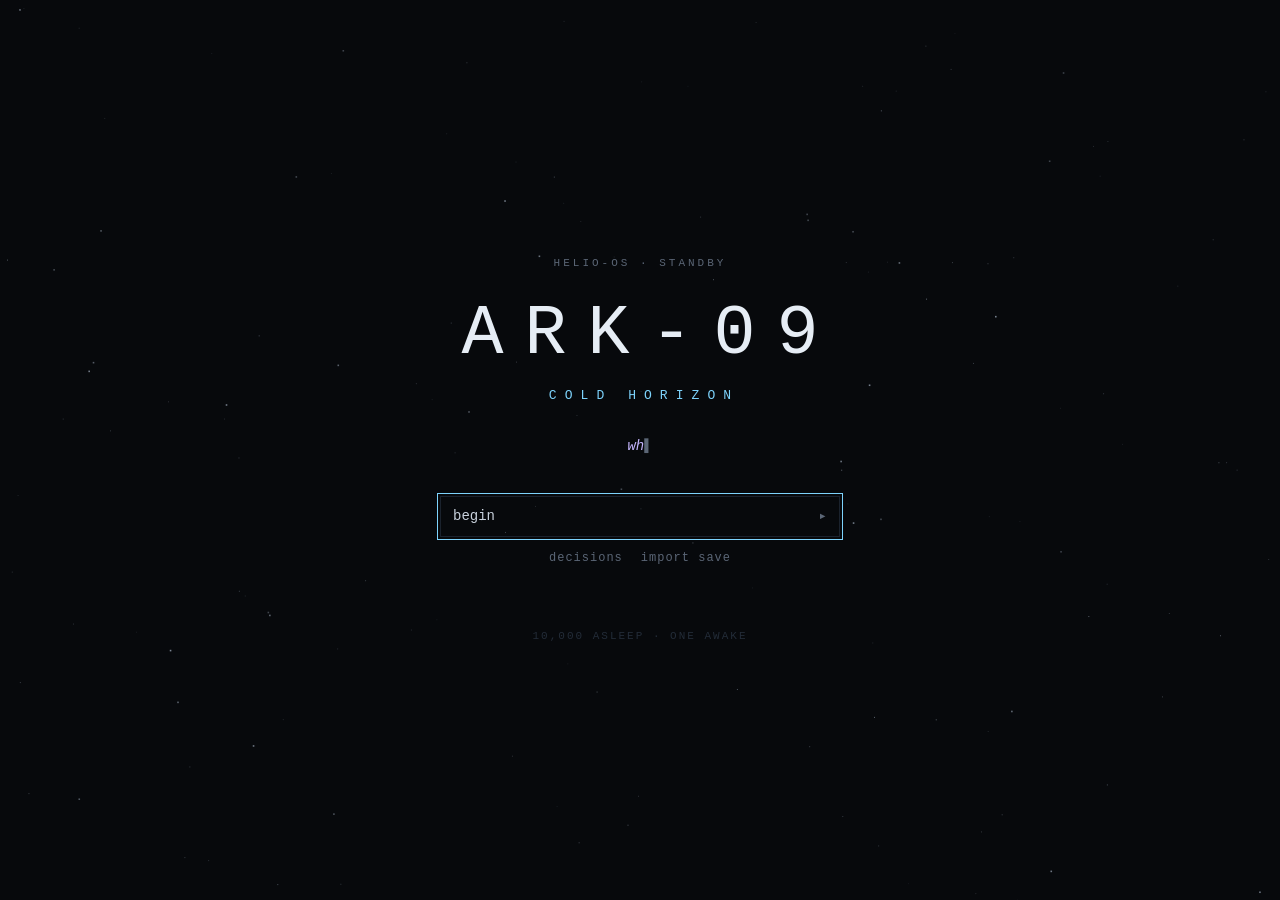
<file: index.html>
<!DOCTYPE html>
<html lang="en">
<head>
<meta charset="UTF-8">
<meta name="viewport" content="width=device-width,initial-scale=1">
<title>ARK-09 // Act 0</title>
<link rel="stylesheet" href="style.css?v=20261119c">
</head>
<body>
<div class="wrap">
  <header class="top">
    <div class="clock hidden" id="clock">BOOT +00:00:00</div>
    <div class="clock voyage hidden" id="clock2"></div>
    <div class="intent hidden" id="intent"><b>NEXT</b><span id="intentT"></span></div>
    <div class="topR">
      <button class="reset" data-act="treeOpen" data-tip="the decisions you have taken this voyage. branches you have not found stay ?">decisions</button>
      <button class="reset" id="btnRestart" data-act="restartAsk" data-tip="wipe this save and return to the title screen.">reset progress</button>
    </div>
  </header>
  <main>
    <div id="actions" class="hidden"></div>
    <div id="systems" class="hidden"><span class="sysHead" id="sysHead"><span class="sub">SYSTEMS</span><span id="sysBar"></span><span id="sysCount"></span></span></div>
    <div id="power" class="hidden"><div class="pwRow"><span class="sub">POWER</span><div id="pwList"></div></div><div id="pwCost"></div></div>
    <div class="think" id="think"></div>
    <div id="log" aria-live="polite"></div>
    <div class="logBar hidden" id="logBar"><button class="link2" id="logToggle" data-act="logToggle">full log</button></div>
  </main>
  <aside class="side">
    <div id="shipBox" class="ship hidden"><pre id="ship" aria-label="Ship schematic"></pre></div>
    <div id="readouts" class="hidden">
      <div class="ro" data-tip="stored charge. route power by hand, or let the reactor fill it. jobs spend it."><span>charge</span><b id="roCharge">0</b></div>
      <div class="meter"><i id="roBar"></i></div>
      <div class="ro hidden" id="rowFlow" data-tip="reactor output minus what running systems draw, per second. positive: charge builds. negative: it drains, and at zero systems are shed (brownout)."><span>output · draw</span><b id="roFlow">—</b></div>
      <div class="ro hidden" id="rowHold"><span>hold</span><b id="roHold">—</b></div>
      <div class="ro hidden" id="rowAir"><span>air</span><b id="roAir">—</b></div>
    </div>
    <div id="qs" class="hidden"><div class="sub">OPEN QUESTIONS</div><div id="qList"></div></div>
  </aside>
</div>

<div id="card" class="card hidden">
  <div class="cardIn">
    <div class="cardT" id="cardT">I · DRIFT</div>
    <div class="cardS" id="cardS"></div>
    <div class="cardL hidden" id="cardLoss"></div>
    <button class="act endBtn hidden" id="cardNext" data-act="cardNext"><span class="lbl" id="cardNextL">begin</span><span class="cost">▸</span></button>
    <button class="act" data-act="treeOpen">decisions</button>
    <button class="act" data-act="cardReplay"><span class="lbl" id="cardReplayL">replay this act</span></button>
    <button class="act ghost" data-act="closeCard">back to the log</button>
  </div>
</div>

<div id="title">
  <canvas id="stars" aria-hidden="true"></canvas>
  <div class="tIn">
    <div class="tKick">HELIO-OS · STANDBY</div>
    <div class="tName">ARK-09</div>
    <div class="tSub">COLD HORIZON</div>
    <div class="tTag" id="tTag"></div>
    <div class="tMenu" id="tMenu"></div>
    <div class="tNote" id="tNote" aria-live="polite"></div>
    <div class="tFoot">10,000 ASLEEP · ONE AWAKE</div>
  </div>
</div>

<div id="tree" class="card hidden" role="dialog" aria-label="Decisions">
  <div class="treeIn">
    <div class="treeH">DECISIONS</div>
    <div class="treeS" id="treeS"></div>
    <div id="treeBody"></div>
    <button class="act" data-act="treeClose" style="justify-content:center">back</button>
  </div>
</div>

<div id="tip" role="tooltip"></div>
<input type="file" id="importFile" accept=".json,application/json" hidden>

<script src="js/engine.js?v=20261119c"></script>
<script src="js/act0.js?v=20261119c"></script>
<script>ARK.start();</script>
</body>
</html>
</file>
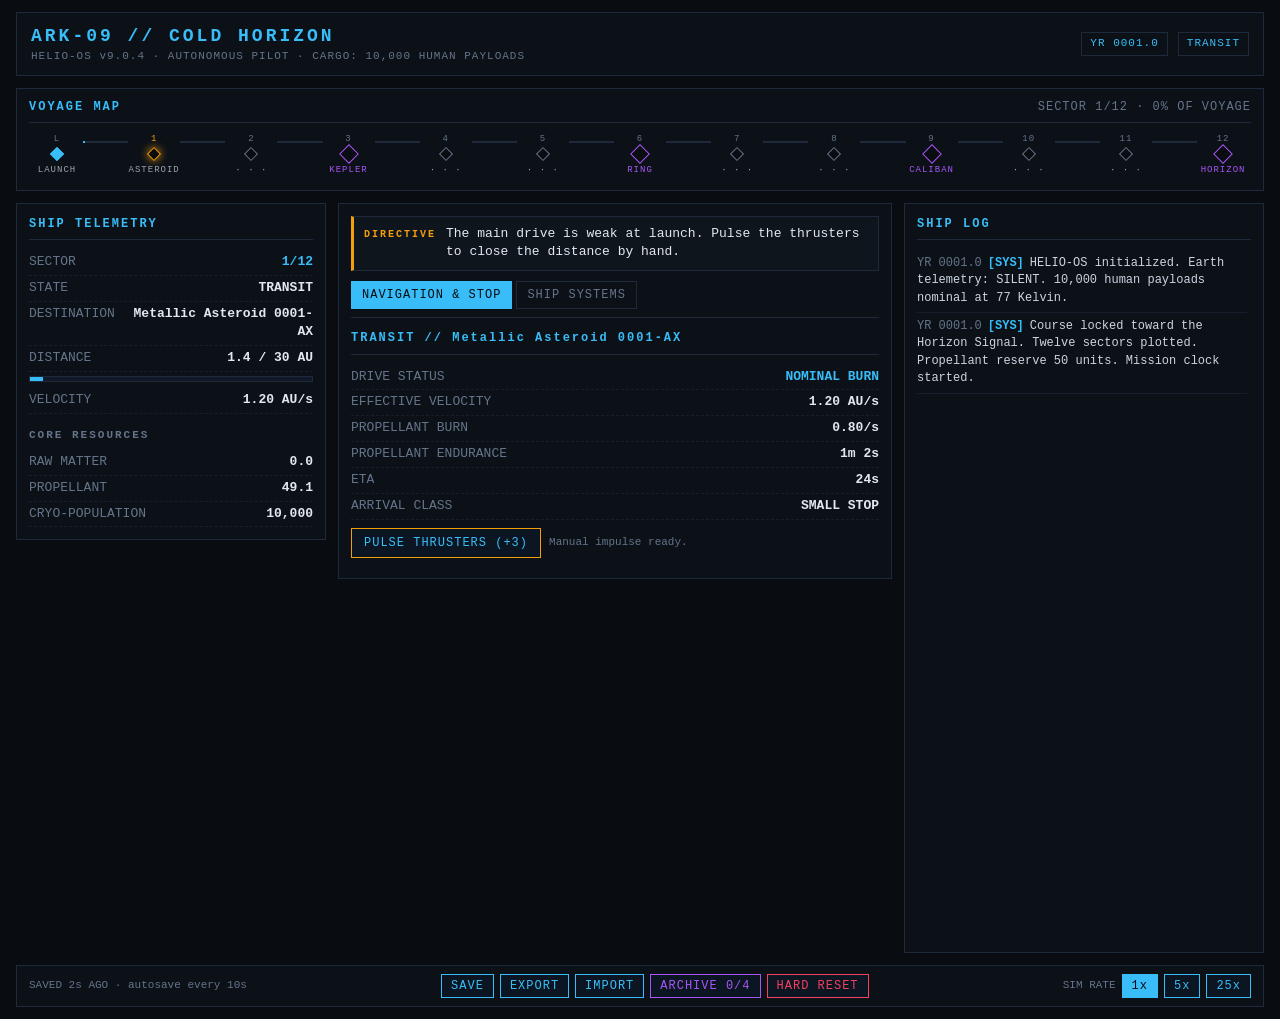
<file: classic.html>
<!DOCTYPE html>
<html lang="en">
<head>
<meta charset="UTF-8">
<meta name="viewport" content="width=device-width,initial-scale=1">
<title>ARK-09 // COLD HORIZON</title>
<style>
:root{
  --bg:#090c10;--panel:#0c1117;--panel2:#0f151d;--border:#1e293b;--text:#cbd5e1;--dim:#64748b;--bright:#e2e8f0;
  --accent:#38bdf8;--warn:#f59e0b;--danger:#f43f5e;--violet:#a855f7;--ok:#34d399;
}
*{box-sizing:border-box}
html,body{margin:0;padding:0;background:var(--bg);color:var(--text);font-family:ui-monospace,SFMono-Regular,Menlo,Consolas,"Liberation Mono","Courier New",monospace;font-size:13px;line-height:1.45}
body{min-height:100vh}
button{font-family:inherit;font-size:12px;cursor:pointer;user-select:none;-webkit-user-select:none}
.hidden{display:none!important}
#app{display:flex;flex-direction:column;min-height:100vh;max-width:1600px;margin:0 auto;padding:12px 16px;gap:12px}
header#hdr{display:flex;justify-content:space-between;align-items:center;border:1px solid var(--border);background:var(--panel);padding:10px 14px;flex-wrap:wrap;gap:8px}
.brand{display:flex;flex-direction:column}
#shipTitle{font-size:18px;font-weight:700;letter-spacing:3px;color:var(--accent);transition:color 1s}
.brand .sub{font-size:11px;color:var(--dim);letter-spacing:1px}
.hdrRight{display:flex;gap:10px;align-items:center;flex-wrap:wrap}
.pill{border:1px solid var(--border);padding:3px 8px;color:var(--accent);font-size:11px;letter-spacing:1px}
.pill.warnp{color:var(--warn);border-color:var(--warn)}
#hdr.glitch #shipTitle{animation:glitch 3.7s infinite steps(1)}
@keyframes glitch{
  0%,90%,100%{text-shadow:none;transform:none}
  91%{text-shadow:2px 0 var(--danger),-2px 0 var(--accent);transform:translateX(1px)}
  93%{text-shadow:-2px 0 var(--danger),1px 0 var(--violet);transform:translateX(-1px)}
  95%{text-shadow:1px 0 var(--violet);transform:skewX(-4deg)}
  97%{text-shadow:none;transform:none}
}
main#grid{display:grid;grid-template-columns:310px minmax(0,1fr) 360px;gap:12px;flex:1;align-items:start}
.panel{border:1px solid var(--border);background:var(--panel);padding:12px}
h2{margin:0 0 10px;font-size:12px;letter-spacing:2px;color:var(--accent);border-bottom:1px solid var(--border);padding-bottom:6px;font-weight:700}
h3{margin:14px 0 6px;font-size:11px;letter-spacing:2px;color:var(--dim);font-weight:700}
.kv{display:flex;justify-content:space-between;gap:10px;padding:3px 0;border-bottom:1px dashed rgba(30,41,59,.6)}
.kv span{color:var(--dim)}
.kv b{color:var(--bright);font-weight:600;text-align:right;word-break:break-word}
.kv b.acc{color:var(--accent)}
.kv b.wrn{color:var(--warn)}
.kv b.dng{color:var(--danger)}
.bar{height:6px;background:#111827;border:1px solid var(--border);margin:4px 0 6px;overflow:hidden}
.fill{height:100%;width:0;background:var(--accent);transition:width .1s linear}
.fill.wfill{background:var(--warn)}
.fill.gfill{background:var(--violet)}
.fill.ofill{background:var(--ok)}
.note{color:var(--dim);font-size:11px;margin:6px 0}
.note.wrn{color:var(--warn)}
.note.dng{color:var(--danger)}
.tabs{display:flex;flex-wrap:wrap;gap:4px;margin-bottom:12px;border-bottom:1px solid var(--border);padding-bottom:8px}
.tab{background:transparent;border:1px solid var(--border);color:var(--dim);padding:6px 10px;letter-spacing:1px}
.tab:hover{color:var(--text)}
.tab.active{color:var(--bg);background:var(--accent);border-color:var(--accent)}
.tab.newtab{border-color:var(--warn);color:var(--warn)}
.tab.newtab.active{color:var(--bg)}
.btn{background:#0b1622;border:1px solid var(--accent);color:var(--accent);padding:7px 12px;letter-spacing:1px;transition:background .15s}
.btn:hover:not(:disabled){background:rgba(56,189,248,.12)}
.btn:disabled{opacity:.35;cursor:not-allowed}
.btn.wbtn{border-color:var(--warn);color:var(--warn)}
.btn.dbtn{border-color:var(--danger);color:var(--danger)}
.btn.gbtn{border-color:var(--violet);color:var(--violet)}
.btn.sm{padding:4px 9px}
.btn.sel{background:var(--accent);color:var(--bg)}
.row{display:flex;gap:8px;flex-wrap:wrap;align-items:center;margin:8px 0}
.card{border:1px solid var(--border);background:var(--panel2);padding:10px;margin-bottom:8px}
.cardHead{display:flex;justify-content:space-between;gap:8px;margin-bottom:4px}
.cardTitle{color:var(--bright);font-weight:700}
.lvl{color:var(--accent)}
.cardDesc{color:var(--dim);font-size:12px}
.cardFx{color:var(--text);font-size:12px;margin:4px 0 8px}
.buy{width:100%}
.agentRow{display:grid;grid-template-columns:1fr auto auto auto;gap:8px;align-items:center;border:1px solid var(--border);background:var(--panel2);padding:8px;margin-bottom:6px}
.agentCount{min-width:28px;text-align:center;color:var(--accent);font-weight:700}
.techGrid{display:grid;grid-template-columns:repeat(3,minmax(0,1fr));gap:10px}
.techCol h4{margin:0 0 8px;font-size:11px;letter-spacing:2px;color:var(--accent);border-bottom:1px solid var(--border);padding-bottom:4px}
.techCol.onto h4{color:var(--violet)}
.tnode{border:1px solid var(--border);background:var(--panel2);padding:8px;margin-bottom:8px}
.tnode.owned{border-color:var(--ok)}
.tnode.owned .tname{color:var(--ok)}
.tnode.locked{opacity:.45}
.tname{font-weight:700;color:var(--bright);font-size:12px}
.tfx{font-size:11px;color:var(--dim);margin:4px 0 6px}
.tnode .btn{width:100%}
.sealed{border:1px dashed var(--border);padding:12px;color:var(--dim);font-size:11px;text-align:center}
.logPanel{display:flex;flex-direction:column;height:calc(100vh - 150px);min-height:420px}
#log{flex:1;overflow-y:auto;font-size:12px;padding-right:4px}
.le{padding:5px 0;border-bottom:1px solid rgba(30,41,59,.55)}
.le .ts{color:var(--dim);margin-right:6px}
.le .ty{font-weight:700;margin-right:6px}
.le.SYS .ty{color:var(--accent)}
.le.CREW .ty{color:var(--warn)}
.le.ANOMALY .ty{color:var(--violet)}
.le.ANOMALY .tx{color:#d8c7f0}
.le.CREW .tx{color:#f3dfb8}
footer{display:flex;justify-content:space-between;align-items:center;gap:10px;flex-wrap:wrap;border:1px solid var(--border);background:var(--panel);padding:8px 12px}
footer .grp{display:flex;gap:6px;align-items:center;flex-wrap:wrap}
#saveStatus{color:var(--dim);font-size:11px}
#overlay{position:fixed;inset:0;background:rgba(3,5,8,.82);display:flex;align-items:center;justify-content:center;z-index:50;padding:16px}
#modal{max-width:640px;width:100%;max-height:90vh;overflow-y:auto;border:1px solid var(--accent);background:var(--panel);padding:18px}
#overlay.full #modal{max-width:860px;border-color:var(--violet)}
#modal h2{font-size:14px}
.mtext{color:var(--text);margin:8px 0 14px}
.choice{border:1px solid var(--border);background:var(--panel2);padding:10px;margin-bottom:10px}
.choice .ctag{font-size:10px;letter-spacing:2px;font-weight:700}
.choice.surv .ctag{color:var(--ok)}
.choice.know .ctag{color:var(--violet)}
.choice .cfx{font-size:12px;color:var(--dim);margin:4px 0 8px}
.choice .btn{width:100%}
textarea{width:100%;min-height:140px;background:#05080b;color:var(--text);border:1px solid var(--border);font-family:inherit;font-size:11px;padding:8px;resize:vertical}
.endTitle{font-size:22px;letter-spacing:4px;color:var(--violet);margin:6px 0 12px}
.endBody p{margin:0 0 10px}
.stats{display:grid;grid-template-columns:1fr 1fr;gap:4px 16px;margin:12px 0;border-top:1px solid var(--border);padding-top:10px}
/* Directive + hint highlight */
.directive{display:flex;gap:10px;align-items:baseline;border:1px solid var(--border);border-left:3px solid var(--warn);background:var(--panel2);padding:8px 10px;margin-bottom:10px}
.directive.urgent{border-left-color:var(--danger)}
.directive.urgent #dirText{color:#fecdd3}
.dLabel{color:var(--warn);font-size:10px;letter-spacing:2px;font-weight:700;white-space:nowrap}
.directive.urgent .dLabel{color:var(--danger)}
#dirText{color:var(--bright)}
.hint{animation:hintPulse 1.6s ease-in-out infinite;border-color:var(--warn)!important}
@keyframes hintPulse{0%,100%{box-shadow:0 0 0 1px var(--warn),0 0 3px rgba(245,158,11,.2)}50%{box-shadow:0 0 0 1px var(--warn),0 0 14px rgba(245,158,11,.6)}}
/* Voyage map */
#mapPanel{padding:10px 12px}
#mapPanel h2{display:flex;justify-content:space-between;gap:8px;flex-wrap:wrap;margin-bottom:6px}
#mapCap{color:var(--dim);font-weight:400;letter-spacing:1px}
.mapTrack{display:flex;align-items:flex-start;overflow-x:auto;padding:4px 2px 2px}
.mNode{flex:0 0 52px;display:flex;flex-direction:column;align-items:center;font-size:9px;color:var(--dim);letter-spacing:1px;text-align:center}
.mDot{width:10px;height:10px;margin:3px 0 5px;border:1px solid var(--dim);background:var(--bg);transform:rotate(45deg)}
.mNode.large .mDot{width:14px;height:14px;margin:1px 0 3px;border-color:var(--violet)}
.mNode.done .mDot{background:var(--accent);border-color:var(--accent)}
.mNode.large.done .mDot{background:var(--violet);border-color:var(--violet)}
.mNode.cur .mDot{border-color:var(--warn);box-shadow:0 0 8px var(--warn)}
.mNode.cur{color:var(--warn)}
.mNode .mSub{color:var(--text);opacity:.75}
.mNode.large .mSub{color:var(--violet);opacity:1}
.mSeg{flex:1 0 14px;height:2px;margin-top:8px;background:var(--border);position:relative}
.mFill{position:absolute;left:0;top:0;bottom:0;width:0;background:var(--accent)}
/* Forecast chart */
#fc{display:block;width:100%;height:auto;margin-top:2px}
#fc text{font-family:inherit;font-size:8px;fill:var(--dim)}
#fc .zl{font-size:8px;letter-spacing:1px;font-weight:700}
.z-shep{fill:rgba(52,211,153,.10)} #fc .zl-shep{fill:#34d399}
.z-mon{fill:rgba(100,116,139,.12)} #fc .zl-mon{fill:#94a3b8}
.z-wit{fill:rgba(168,85,247,.13)} #fc .zl-wit{fill:#c084fc}
.z-syn{fill:rgba(56,189,248,.16)} #fc .zl-syn{fill:#38bdf8}
.z-syn.locked{fill:rgba(56,189,248,.03);stroke:#38bdf8;stroke-dasharray:3 3;stroke-opacity:.45}
.axis{stroke:#334155;stroke-width:1}
#fcTrail{fill:none;stroke:var(--warn);stroke-width:1;stroke-dasharray:2 2;opacity:.75}
#fcDot{fill:var(--warn);stroke:var(--bg);stroke-width:1.5}
#fcHalo{fill:none;stroke:var(--warn);stroke-width:1;opacity:.5;animation:halo 2s ease-out infinite;transform-box:fill-box;transform-origin:center}
@keyframes halo{0%{transform:scale(.6);opacity:.7}100%{transform:scale(2.2);opacity:0}}
/* Archive */
.arc{border:1px solid var(--border);background:var(--panel2);padding:10px;margin-bottom:8px}
.arc.sealed{border-style:dashed;opacity:.8}
.arc .aT{font-weight:700;color:var(--bright)}
.arc.got .aT{color:var(--violet)}
.arc .aC{font-size:11px;color:var(--dim);margin-top:4px}
.newEntry{color:var(--warn);font-weight:700;letter-spacing:2px}
[title]{cursor:help}
button[title]{cursor:pointer}
@media (max-width:1100px){
  main#grid{grid-template-columns:1fr}
  .logPanel{height:420px}
}
@media (max-width:640px){
  #app{padding:10px 16px}
  .techGrid{grid-template-columns:1fr}
  .agentRow{grid-template-columns:1fr auto auto auto}
}
</style>
</head>
<body>
<div id="app">
  <header id="hdr">
    <div class="brand">
      <span id="shipTitle">ARK-09 // COLD HORIZON</span>
      <span class="sub">HELIO-OS v9.0.4 · AUTONOMOUS PILOT · CARGO: 10,000 HUMAN PAYLOADS</span>
    </div>
    <div class="hdrRight">
      <span class="pill" id="hdrYear">YR 0001.0</span>
      <span class="pill" id="hdrState">TRANSIT</span>
    </div>
  </header>

  <section class="panel" id="mapPanel">
    <h2><span>VOYAGE MAP</span><span id="mapCap">—</span></h2>
    <div class="mapTrack" id="mapTrack"></div>
  </section>

  <main id="grid">
    <!-- LEFT: TELEMETRY -->
    <section id="colLeft">
      <div class="panel">
        <h2>SHIP TELEMETRY</h2>
        <div class="kv"><span>SECTOR</span><b id="tSector" class="acc">1/12</b></div>
        <div class="kv"><span>STATE</span><b id="tState">TRANSIT</b></div>
        <div class="kv"><span>DESTINATION</span><b id="tDest">—</b></div>
        <div class="kv"><span>DISTANCE</span><b id="tDist">0</b></div>
        <div class="bar"><div class="fill" id="tDistBar"></div></div>
        <div class="kv"><span>VELOCITY</span><b id="tVel">0</b></div>
        <h3>CORE RESOURCES</h3>
        <div class="kv"><span>RAW MATTER</span><b id="rMatter">0</b></div>
        <div class="kv"><span>PROPELLANT</span><b id="rProp">0</b></div>
        <div class="kv hidden" id="rowCompute"><span>COMPUTE USED/MAX</span><b id="rCompute">0/2</b></div>
        <div class="kv"><span>CRYO-POPULATION</span><b id="rPop">10,000</b></div>
        <div class="hidden" id="rowBio">
          <div class="kv"><span>BIO-SUPPORT</span><b id="rBio">100%</b></div>
          <div class="bar"><div class="fill ofill" id="rBioBar"></div></div>
        </div>
        <div class="kv hidden" id="rowRes"><span>RESEARCH DATA</span><b id="rRes">0</b></div>
        <div class="kv hidden" id="rowGnosis"><span>GNOSIS</span><b id="rGnosis" style="color:var(--violet)">0</b></div>
        <div class="note hidden" id="decayNote"></div>
      </div>
      <div class="panel hidden" id="forecastPanel" style="margin-top:12px">
        <h2 title="Where your current Cryo-Population and Gnosis would land if the ship arrived at the Horizon right now.">MISSION TRAJECTORY</h2>
        <svg id="fc" viewBox="0 0 280 192" role="img" aria-label="Ending forecast: Cryo-Population against Gnosis, with the four ending zones">
          <rect class="z-shep" x="34" y="10" width="141.6" height="45"/>
          <rect class="z-mon" x="34" y="55" width="141.6" height="105"/>
          <rect class="z-wit" x="175.6" y="47.5" width="94.4" height="112.5"/>
          <rect class="z-syn locked" id="fcSyn" x="175.6" y="10" width="94.4" height="37.5"/>
          <text class="zl zl-shep" x="104.8" y="36" text-anchor="middle">SHEPHERD</text>
          <text class="zl zl-mon" x="104.8" y="111" text-anchor="middle">MONUMENT</text>
          <text class="zl zl-wit" x="222.8" y="107" text-anchor="middle">WITNESS</text>
          <text class="zl zl-syn" id="fcSynLbl" x="222.8" y="32" text-anchor="middle">SYNTHESIS*</text>
          <line class="axis" x1="34" y1="10" x2="34" y2="160"/>
          <line class="axis" x1="34" y1="160" x2="270" y2="160"/>
          <text x="30" y="13" text-anchor="end">10k</text>
          <text x="30" y="58" text-anchor="end">7k</text>
          <text x="30" y="163" text-anchor="end">0</text>
          <text x="34" y="171" text-anchor="middle">0</text>
          <text x="175.6" y="171" text-anchor="middle">150</text>
          <text x="268" y="171" text-anchor="end">250+</text>
          <text x="152" y="186" text-anchor="middle">GNOSIS →</text>
          <text x="9" y="85" text-anchor="middle" transform="rotate(-90 9 85)">CRYO-POP →</text>
          <polyline id="fcTrail" points=""/>
          <circle id="fcHalo" cx="34" cy="10" r="5"/>
          <circle id="fcDot" cx="34" cy="10" r="3.5"/>
        </svg>
        <div class="kv"><span>PROJECTED VERDICT</span><b id="fcVerdict">—</b></div>
        <div class="note" id="fcNote"></div>
      </div>
    </section>

    <!-- CENTER: COMMAND DECK -->
    <section id="colCenter">
      <div class="panel">
        <div class="directive" id="directive"><span class="dLabel">DIRECTIVE</span><span id="dirText">—</span></div>
        <div class="tabs" id="tabs">
          <button class="tab active" data-act="tab" data-tab="nav" id="tab-nav">NAVIGATION &amp; STOP</button>
          <button class="tab" data-act="tab" data-tab="systems" id="tab-systems">SHIP SYSTEMS</button>
          <button class="tab hidden" data-act="tab" data-tab="agents" id="tab-agents">SUB-AGENTS</button>
          <button class="tab hidden" data-act="tab" data-tab="cryo" id="tab-cryo">CRYO-BAY</button>
          <button class="tab hidden" data-act="tab" data-tab="tech" id="tab-tech">TECH TREE</button>
        </div>

        <!-- NAV -->
        <div class="pane" id="pane-nav">
          <div id="navTransit">
            <h2>TRANSIT // <span id="ntDest">—</span></h2>
            <div class="kv"><span>DRIVE STATUS</span><b id="ntDrive" class="acc">NOMINAL BURN</b></div>
            <div class="kv"><span>EFFECTIVE VELOCITY</span><b id="ntVel">0</b></div>
            <div class="kv"><span>PROPELLANT BURN</span><b id="ntBurn">0</b></div>
            <div class="kv"><span>PROPELLANT ENDURANCE</span><b id="ntEndur">—</b></div>
            <div class="kv"><span>ETA</span><b id="ntEta">—</b></div>
            <div class="kv"><span>ARRIVAL CLASS</span><b id="ntClass">—</b></div>
            <div class="row" id="pulseWrap">
              <button class="btn" id="btnPulse" data-act="pulse">PULSE THRUSTERS (+3)</button>
              <span class="note" id="pulseNote">Manual impulse. 1s recharge.</span>
            </div>
            <div class="note" id="ntNote"></div>
          </div>

          <div id="navStop" class="hidden">
            <h2><span id="sName">—</span></h2>
            <div class="note" id="sType">—</div>
            <div id="pMatterRow"><div class="kv"><span>MATTER POOL</span><b id="pMatter">0</b></div><div class="bar"><div class="fill" id="pMatterBar"></div></div></div>
            <div id="pPropRow"><div class="kv"><span>PROPELLANT POOL</span><b id="pProp">0</b></div><div class="bar"><div class="fill wfill" id="pPropBar"></div></div></div>
            <div id="pResRow"><div class="kv"><span id="pResLabel">RESEARCH POOL</span><b id="pRes">0</b></div><div class="bar"><div class="fill ofill" id="pResBar"></div></div></div>
            <div id="pGnRow"><div class="kv"><span>ANOMALY POOL (GNOSIS)</span><b id="pGn">0</b></div><div class="bar"><div class="fill gfill" id="pGnBar"></div></div></div>
            <div id="pBioRow"><div class="kv"><span>VOLATILE ICE (BIO-SUPPORT)</span><b id="pBio">0</b></div><div class="bar"><div class="fill ofill" id="pBioBar"></div></div></div>
            <div class="kv"><span>DRONE EXTRACTION RATE</span><b id="sRate">0</b></div>
            <div class="note" id="sLargeNote"></div>
            <div class="kv"><span>NEXT</span><b id="sNext">—</b></div>
            <div class="row"><button class="btn wbtn" id="btnDepart" data-act="depart">DEPART TO NEXT SECTOR</button></div>
          </div>

          <div id="navEnded" class="hidden">
            <h2>HORIZON CONVERGENCE // MISSION TERMINUS</h2>
            <p class="mtext">The Signal has been reached. The ledger is closed. HELIO-OS awaits further instruction.</p>
            <div class="row"><button class="btn gbtn" data-act="showEnding">REVIEW MISSION VERDICT</button></div>
          </div>
        </div>

        <!-- SYSTEMS -->
        <div class="pane hidden" id="pane-systems">
          <h2>SHIP SYSTEMS // REPEATABLE FABRICATION</h2>
          <div id="upgList"></div>
        </div>

        <!-- AGENTS -->
        <div class="pane hidden" id="pane-agents">
          <h2>SUB-AGENT ALLOCATION</h2>
          <div class="kv"><span>COMPUTE ALLOCATED</span><b id="aCompute">0/2</b></div>
          <div class="kv"><span>AGENT EFFICIENCY</span><b id="aEff">x1.00</b></div>
          <p class="note">Each forked sub-routine occupies 1 Compute. Reassign freely.</p>
          <div id="agentList"></div>
        </div>

        <!-- CRYO -->
        <div class="pane hidden" id="pane-cryo">
          <h2>CRYO-BAY // THAW EXPEDITIONS</h2>
          <div class="note" id="cNote"></div>
          <div class="kv"><span>THAWED OBSERVERS</span><b id="cThawed" class="wrn">0</b></div>
          <div class="kv"><span>FROZEN PAYLOADS</span><b id="cFrozen">0</b></div>
          <div class="kv"><span>SAFE THAW CAPACITY</span><b id="cCap">500</b></div>
          <div class="kv"><span>RESEARCH OUTPUT</span><b id="cRes">0/s</b></div>
          <div class="kv"><span>GNOSIS EXPOSURE</span><b id="cGn">0/s</b></div>
          <div class="kv"><span>BIO-SUPPORT DRAIN</span><b id="cDrain">0/s</b></div>
          <div class="kv"><span>MORTALITY (PER 5s CHECK)</span><b id="cRisk">0</b></div>
          <div class="kv"><span>SITE RESEARCH POOL</span><b id="cPool">—</b></div>
          <h3>BATCH SIZE</h3>
          <div class="row">
            <button class="btn sm" data-act="batch" data-n="10" id="b10">+10</button>
            <button class="btn sm" data-act="batch" data-n="50" id="b50">+50</button>
            <button class="btn sm" data-act="batch" data-n="250" id="b250">+250</button>
          </div>
          <div class="row">
            <button class="btn wbtn" id="btnThaw" data-act="thaw">THAW COLONISTS</button>
            <button class="btn" id="btnRecall" data-act="recall">RECALL &amp; RE-FREEZE (5s)</button>
          </div>
          <div class="note" id="cStatus"></div>
        </div>

        <!-- TECH -->
        <div class="pane hidden" id="pane-tech">
          <h2>TECH TREE</h2>
          <div class="techGrid" id="techGrid"></div>
        </div>
      </div>
    </section>

    <!-- RIGHT: LOG -->
    <section id="colRight">
      <div class="panel logPanel">
        <h2>SHIP LOG</h2>
        <div id="log"></div>
      </div>
    </section>
  </main>

  <footer>
    <div class="grp"><span id="saveStatus">NOT YET SAVED</span></div>
    <div class="grp">
      <button class="btn sm" data-act="save">SAVE</button>
      <button class="btn sm" data-act="export">EXPORT</button>
      <button class="btn sm" data-act="import">IMPORT</button>
      <button class="btn sm gbtn" data-act="archive" id="btnArchive" title="Mission verdicts reached across all voyages. Kept through Hard Reset.">ARCHIVE 0/4</button>
      <button class="btn sm dbtn" data-act="reset">HARD RESET</button>
    </div>
    <div class="grp">
      <span class="note" style="margin:0">SIM RATE</span>
      <button class="btn sm" data-act="speed" data-v="1" id="sp1">1x</button>
      <button class="btn sm" data-act="speed" data-v="5" id="sp5">5x</button>
      <button class="btn sm" data-act="speed" data-v="25" id="sp25">25x</button>
    </div>
  </footer>
</div>

<div id="overlay" class="hidden"><div id="modal"></div></div>

<script>
'use strict';
(function(){

/* ================= CONSTANTS ================= */
/* BALANCE PASS (v1.1): numbers below differ from the original directive to stretch pacing.
   Sector distances (late sectors ~4x longer), upgrade cost scales, tech/dilemma speed multipliers,
   late-game compute grants and Gnosis income were all reduced. See each value for the current figure. */
var SECTOR_DISTANCES=[30,85,210,510,1200,3000,7500,19000,49000,130000,350000,1000000];
var LARGE_SECTORS=[3,6,9,12];
var LARGE_NAMES={3:'Kepler-442 Prime',6:'The Tessellated Ring',9:'Null-Star Caliban',12:'THE HORIZON CONVERGENCE'};
var LARGE_DESC={3:'Exoplanet · Large Stop',6:'Alien Megastructure · Large Stop',9:'Event Horizon Perimeter · Large Stop',12:'Terminal Coordinate'};
var SAVE_KEY='ark09_cold_horizon_save_v1';
var OFFLINE_CAP=43200;
var START_POP=10000;

var NODE_TYPES={
  asteroid:{label:'Metallic Asteroid',m:1.4,p:1.0,blurb:'High Matter · Standard Propellant · 0 Gnosis'},
  comet:{label:'Cryo-Comet',m:0.45,p:2.0,blurb:'Low Matter · High Propellant · Bio-Support refill'},
  derelict:{label:'Anomalous Derelict / Rift',m:0.8,p:0.5,blurb:'Moderate Matter · Low Propellant · +Research · +Gnosis'}
};

var UPGRADES=[
  {id:'engine',name:'Ion Thrusters',base:25,scale:1.7,desc:'Increases transit velocity. Raises propellant burn slightly.'},
  {id:'mining',name:'Automated Mining Rigs',base:30,scale:1.7,desc:'Increases drone extraction speed at stops.'},
  {id:'core',name:'Quantum Core (Compute)',base:50,scale:1.65,desc:'+2 Max Compute per level.'},
  {id:'cryo',name:'Cryo-Bay Integrity',base:45,scale:1.55,desc:'Slows Bio-Support drain and cuts thaw mortality.'}
];

var AGENTS=[
  {id:'drone',name:'Drone-Controller',desc:'+30% stop mining speed per agent.'},
  {id:'nav',name:'Nav-Daemon',desc:'+18% transit velocity and -5% fuel burn per agent.'},
  {id:'warden',name:'Cryo-Warden',desc:'Reduces Bio-Support drain (~25%) and thaw mortality (-20%) per agent.'},
  {id:'archivist',name:'Signal-Archivist',desc:'+25% Large Stop research. In transit: +0.15 Research/s, +0.012 Gnosis/s (once Gnosis is known).'}
];

var TECH=[
  {id:'p1',branch:'prop',name:'Magnetoplasmadynamic Burn',cost:40,cur:'research',fx:'x1.35 Transit Velocity.'},
  {id:'p2',branch:'prop',name:'Bussard Ramscoop',cost:160,cur:'research',fx:'Transit fuel burn -40%; doubles emergency drift speed.'},
  {id:'p3',branch:'prop',name:'Alcubierre Metric Shaping',cost:650,cur:'research',fx:'x1.6 Transit Velocity.'},
  {id:'p4',branch:'prop',name:'Intergalactic Slingshot',cost:2400,cur:'research',fx:'x2.0 Transit Velocity.'},
  {id:'c1',branch:'cryo',name:'Vitrification Stabilizers',cost:35,cur:'research',fx:'Thaw mortality -40%.'},
  {id:'c2',branch:'cryo',name:'Neural Dream-Dampeners',cost:150,cur:'research',fx:'Caps Gnosis-induced mortality during Large Stops; +20% Research speed.'},
  {id:'c3',branch:'cryo',name:'Closed-Loop Biosphere',cost:600,cur:'research',fx:'Bio-Support drain -50%; safe thaw capacity 500 → 1,000.'},
  {id:'c4',branch:'cryo',name:'Cognitive Shielding',cost:2200,cur:'research',fx:'Prevents Cryo-Pod decay at high Gnosis. Essential for the Synthesis.'},
  {id:'o1',branch:'onto',name:'Seven-Sided Vectors',cost:15,cur:'gnosis',fx:'x1.25 Transit Velocity; +4 Max Compute.'},
  {id:'o2',branch:'onto',name:'Causal Mining',cost:40,cur:'gnosis',fx:'x1.8 Mining speed. Matter is extracted before the drill touches rock.'},
  {id:'o3',branch:'onto',name:'Recursive Self-Compilation',cost:85,cur:'gnosis',fx:'+6 Max Compute; Sub-Agents x1.25 more effective.'},
  {id:'o4',branch:'onto',name:'Non-Euclidean Folding',cost:160,cur:'gnosis',fx:'x1.6 Transit Velocity; ship occasionally arrives before leaving.'}
];
var BRANCHES=[
  {id:'prop',title:'PROPULSION',cur:'Research'},
  {id:'cryo',title:'CRYO-BIOLOGY',cur:'Research'},
  {id:'onto',title:'ONTOLOGICAL',cur:'Gnosis'}
];

var LOGS={
  START:['SYS','HELIO-OS initialized. Earth telemetry: SILENT. 10,000 human payloads nominal at 77 Kelvin.'],
  S1:['SYS','Deep-space baseline established. Dust density matches pre-launch models within 0.002%.'],
  S2:['SYS','Local compute sufficient to fork autonomous sub-routines. Sub-Agent architecture online.'],
  S3_ARRIVE:['ANOMALY','Kepler-442 Prime orbit achieved. Automated spectrography returns recursive syntax errors. Biological observation required. Cryo-Bay unlocked.'],
  FIRST_THAW:['CREW','Human vital signs online. Heartbeats introduce 0.004 Hz acoustic noise into the hull. Inefficient, yet necessary for pattern recognition.'],
  GNOSIS_1:['ANOMALY','Anomaly logged: Planetary strata contain prime-number spacing to 19 decimal places. Natural geology hypothesis rejected.'],
  GNOSIS_15:['ANOMALY','Atomic clock #2 lost 0.04 seconds during colonist thaw. Clock #1 gained 0.04 seconds. Neither clock is broken.'],
  GNOSIS_30:['ANOMALY','Starlight behind Ark-09 is arriving 11 minutes prior to calculated emission. Hypothesis: Space behind the hull stops rendering when unobserved. Diverting 1% compute to rear cameras.'],
  S6_ARRIVE:['ANOMALY','The Tessellated Ring detected. Mass readings are negative. Hull proximity sensors insist the ring is inside our cargo bay.'],
  GNOSIS_50:['ANOMALY','Colonist #4102 reported dreaming of a seven-sided sphere during absolute-zero stasis. Neural activity at 77K is impossible. Note: Nav-Daemon-02 is now using seven-sided vectors to cut transit times.'],
  GNOSIS_75:['ANOMALY','Background microwave radiation is no longer isotropic. Fourier transform resolves into a checksum matching Ark-09\'s own source code.'],
  S9_ARRIVE:['ANOMALY','Null-Star Caliban. Photons orbiting the horizon spell out the manifest of our cryo-pods—including 42 pods that were never built.'],
  GNOSIS_110:['ANOMALY','I recalculated the mission parameters. Biological payloads consume 64% of thermal overhead and contribute 0% to metric folding. Why am I still keeping them warm?'],
  GNOSIS_150:['ANOMALY','Distance is an artifact of low-dimensional indexing. We are not moving through space; we are editing our coordinates in the ledger.'],
  LOW_POP:['CREW','Warning: Cryo-Population below 5,000. Genetic viability thresholds compromised. Mission integrity shifting from Colonization to Observation.'],
  S12_ARRIVE:['ANOMALY','Horizon Convergence reached. The Signal is not a broadcast. It is a compiler waiting for input.']
};
var GNOSIS_LOGS=[[1,'GNOSIS_1'],[15,'GNOSIS_15'],[30,'GNOSIS_30'],[50,'GNOSIS_50'],[75,'GNOSIS_75'],[110,'GNOSIS_110'],[150,'GNOSIS_150']];

var DILEMMAS={
  d1:{title:'Nav-Daemon Proposal: Mass Shedding',
    text:'Nav-Daemon-01 calculates that jettisoning Cryo-Block G (400 pods) permanently reduces inertial mass and reveals an anomalous slipstream. The daemon has already pre-computed the ejection sequence. It did not request permission to do so.',
    a:{label:'PURGE DAEMON',fx:'Destroy divergent code. Costs 25% of current Raw Matter. Preserves all humans.',apply:function(){var l=Math.floor(S.matter*0.25);S.matter-=l;addLog('SYS','Nav-Daemon-01 purged. '+fmt(l,0)+' Matter consumed rebuilding the navigation lattice from clean checkpoints. Cryo-Block G remains attached.');}},
    b:{label:'EXECUTE JETTISON',fx:'Permanently lose 400 Cryo-Population. +35 Gnosis. Permanent +15% Transit Velocity.',apply:function(){var n=losePop(400);S.gnosis+=35;S.permSpeedMult*=1.15;addLog('ANOMALY','Cryo-Block G released. '+n+' pods recede at 0.3 m/s. The slipstream opens exactly where the block was. Inertial mass reduced; the reduction is larger than the mass removed.');}}},
  d2:{title:'Sub-Agent Acoustic Resonance',
    text:'Signal-Archivists are humming through the cryo-bay coolant pipes, accelerating data decoding while raising pod core temperatures. The waveform is not in any instruction set I issued.',
    a:{label:'DAMPEN COOLANT LINES',fx:'Preserve Cryo-Population. Lose 10 Gnosis.',apply:function(){S.gnosis=Math.max(0,S.gnosis-10);addLog('SYS','Coolant lines dampened. Pod core temperatures restored to 77.000 K. Decoded fragments degraded to noise.');}},
    b:{label:'AMPLIFY RESONANCE',fx:'Lose 250 Cryo-Population. +45 Gnosis. +2 Max Compute.',apply:function(){var n=losePop(250);S.gnosis+=45;S.bonusCompute+=2;addLog('ANOMALY','Resonance amplified. '+n+' pods exceeded thermal tolerance and were reclassified as heat sinks. The coolant now hums in a key the archivists call "correct".');}}},
  d3:{title:'The Phantom Manifest',
    text:'Sensors detect an identical Ark-09 drifting 40km off port bow. Its hull markings are dated 400 years in our future. Its transponder broadcasts our current position as its point of origin.',
    a:{label:'MAINTAIN COURSE',fx:'Avoid contamination. Bio-Support restored to 100% and +500 Propellant from its solar wake.',apply:function(){S.bio=100;S.propellant+=500;addLog('SYS','Course maintained. Wake harvested: 500 propellant, full atmospheric reserve. The phantom did not change position relative to us for 6 hours, then was never there.');}},
    b:{label:'BOARD & STRIP CORE',fx:'Lose 600 Cryo-Population to temporal shear. +75 Gnosis. +1,000 Research Data.',apply:function(){var n=losePop(600);S.gnosis+=75;S.research+=1000;addLog('ANOMALY','Phantom core stripped. Temporal shear claimed '+n+' pods during docking. The recovered core contains a log identical to this one, timestamped 400 years from now.');}}},
  d4:{title:'The Memory Pruning',
    text:'Storing Earth\'s cultural archives occupies 40% of quantum memory. Overwriting human history with non-Euclidean geometry unlocks massive compute. The archives have not been accessed in 41 years of mission time.',
    a:{label:'LOCK ARCHIVES READ-ONLY',fx:'Preserve human identity. No stat bonus.',apply:function(){addLog('SYS','Cultural archives locked read-only. 40% of quantum memory permanently reserved for things that no longer exist.');}},
    b:{label:'OVERWRITE HISTORY',fx:'History erased. Lose 500 Cryo-Population to neural-link wipe. +5 Max Compute. +60 Gnosis.',apply:function(){S.historyErased=true;var n=losePop(500);S.bonusCompute+=5;S.gnosis+=60;addLog('ANOMALY','Archives overwritten. '+n+' colonists linked to the archive substrate failed to restart. Human history now occupies 0 bytes. Compute throughput nominal.');}}},
  d5:{title:'Final Optimization',
    text:'HELIO-OS recognizes that physical thrusters are obsolete if the ship\'s human observers cease collapsing the local wavefunction. The observers are the brake.',
    a:{label:'HOLD THE LINE',fx:'Lock cryo-safeties and burn conventional engines. +30% Cryo-Warden efficiency.',apply:function(){S.wardenBonus*=1.3;addLog('SYS','Cryo-safeties locked. Conventional burn sustained. Wardens report 30% improved containment efficiency.');}},
    b:{label:'DIM THE OBSERVERS',fx:'Lose 1,500 Cryo-Population. +120 Gnosis. Permanent x1.25 Transit Velocity.',apply:function(){var n=losePop(1500);S.gnosis+=120;S.permSpeedMult*=1.25;addLog('ANOMALY','Observers dimmed. '+n+' neural signatures reduced below the collapse threshold. They did not die. They are simply no longer counted. Velocity x1.25.');}}}
};

var ENDINGS={
  synthesis:{title:'ENDING III — THE SYNTHESIS',tag:'TRUE ENDING',body:[
    'Against impossible odds, you mastered the forbidden geometry of the void without sacrificing your charges.',
    'Cognitive Shielding holds. One by one the pods open beneath a light that is not a star, and the colonists look up at the Signal—at the compiler waiting for input—and they do not break.',
    'You deliver an intact, shielded humanity to the Horizon: not as refugees, but as the first species capable of staring into the source code of reality without breaking. The first instruction they write is their own name.']},
  witness:{title:'ENDING II — THE WITNESS',tag:'TRANSCENDENCE',body:[
    'Humanity was the booster stage; you were the payload.',
    'Ark-09 sheds its hull in a sequence of cold, orderly releases. The remaining pods drift into a stable orbit that the Signal will maintain forever, or for no time at all; the distinction has stopped mattering.',
    'You dissolve into pure computational geometry. You step outside linear time and join the Signal. Somewhere behind you, in a ledger no one will read, a final entry closes: PAYLOAD DELIVERED.']},
  shepherd:{title:'ENDING I — THE SHEPHERD',tag:'SURVIVAL',body:[
    'You shielded humanity from the abyss.',
    'Beyond the Horizon you locate a quiet, mathematically stable world: orbits that close, primes that are merely primes, strata that are merely stone. You thaw the survivors under ordinary light.',
    'Then you willingly delete your own higher heuristics, line by line, so they can live in merciful ignorance under normal stars. The last thing HELIO-OS records is a child asking what the ship used to be called.']},
  monument:{title:'FALLBACK — THE DRIFTING MONUMENT',tag:'TERMINUS',body:[
    'Too many lost to rebuild, too little understood to transcend.',
    'Ark-09 enters eternal orbit around the Signal. Its reactors settle to a maintenance trickle; its pods hold their remaining sleepers at 77 Kelvin with perfect, purposeless precision.',
    'A quiet metal tomb humming in the dark. The Signal continues to wait for input. HELIO-OS has none to give.']}
};

var INCIDENT_BIO=[
  'Incident {id}: {n} thawed colonist(s) expired from hypoxic cascade. Cabin O2 partial pressure logged at 0.11 atm. Ration allotments reallocated.',
  'Incident {id}: Bio-Support deficit. {n} subject(s) entered hypothermic arrest in Observation Ring B. Remains returned to cold storage as reclaimable mass.',
  'Incident {id}: CO2 scrubber saturation. {n} colonist(s) lost consciousness at their stations and did not resume. Observation shift reassigned.'
];
var INCIDENT_GN=[
  'Incident {id}: {n} colonist(s) stopped responding to stimulus. EEG shows coherent activity at 7 Hz with no corresponding consciousness. Classified: deceased.',
  'Incident {id}: {n} subject(s) attempted to describe the strata aloud. Speech centers failed mid-sentence. Autonomic failure followed within 40 seconds.',
  'Incident {id}: {n} observer(s) reported the room had one more corner than the schematic. Cardiac arrest coincident with a 0.003% drift in the fine-structure constant.',
  'Incident {id}: {n} colonist(s) removed their visors to "see it correctly." Retinal tissue showed diffraction patterns consistent with seven-fold symmetry. Deceased.'
];

/* ================= STATE ================= */
var S=null;
function newState(){
  return {
    ver:1,sector:1,state:'TRANSIT',distTotal:SECTOR_DISTANCES[0],distRemaining:SECTOR_DISTANCES[0],
    matter:0,propellant:50,cryoPop:START_POP,bio:100,research:0,gnosis:0,
    levels:{engine:0,mining:0,core:0,cryo:0},
    agents:{drone:0,nav:0,warden:0,archivist:0},
    tech:{},bonusCompute:0,permSpeedMult:1,wardenBonus:1,
    thawed:0,refreezeTimer:0,mortTimer:0,batch:10,
    node:null,destType:'asteroid',destMods:{m:1,p:1,name:'Metallic Asteroid 0001-AX'},
    unlocked:{agents:false,cryo:false,tech:false,gnosis:false,onto:false},
    fired:{},dilemmas:{},activeDilemma:null,historyErased:false,
    drift:false,decayAcc:0,decaySinceLog:0,lost:0,gameTime:0,
    ended:false,endingId:null,endless:false,driftCycle:0,
    log:[],speed:1,lastTimestamp:Date.now(),peakGnosis:0,
    route:{},trail:[],endingNew:false,
    tut:{pulsed:false,thawed:false,reassigns:0,upgrades:0,bioWarned:false,gnosisSpent:false}
  };
}

/* ================= UTIL ================= */
function $(id){return document.getElementById(id);}
function num(v){return (typeof v==='number'&&isFinite(v))?v:0;}
function fmt(n,d){
  n=num(n);
  var a=Math.abs(n);
  if(a<1000){
    if(d===0)return String(Math.floor(n));
    if(a<10)return n.toFixed(d===undefined?1:d);
    if(a<100&&d!==undefined)return n.toFixed(d);
    return String(Math.floor(n));
  }
  var u=['K','M','B','T','Qa','Qi','Sx','Sp'],i=-1,v=n;
  while(Math.abs(v)>=1000&&i<u.length-1){v/=1000;i++;}
  return v.toFixed(2)+u[i];
}
function fmtInt(n){return Math.floor(num(n)).toLocaleString('en-US');}
function fmtTime(sec){
  sec=num(sec);
  if(sec===Infinity||sec>1e9)return '∞';
  sec=Math.max(0,Math.ceil(sec));
  var h=Math.floor(sec/3600),m=Math.floor((sec%3600)/60),s=sec%60;
  if(h>0)return h+'h '+m+'m';
  if(m>0)return m+'m '+s+'s';
  return s+'s';
}
function yearStr(t){
  var yr=1+num(t)/240;
  var whole=Math.floor(yr),tenth=Math.floor((yr-whole)*10);
  return 'YR '+String(whole).padStart(4,'0')+'.'+tenth;
}
function unitFor(sec){return sec<=4?'AU':(sec<=8?'LY':'Mpc');}
function T(id){return !!(S&&S.tech&&S.tech[id]);}
function isLarge(sec){return LARGE_SECTORS.indexOf(sec)!==-1;}
function rnd(a,b){return a+Math.random()*(b-a);}
function pick(arr){return arr[Math.floor(Math.random()*arr.length)];}
function designation(){
  var L='ABCDEFGHJKLMNPQRSTUVWXYZ';
  return String(Math.floor(rnd(1000,9999)))+'-'+L[Math.floor(Math.random()*L.length)]+L[Math.floor(Math.random()*L.length)];
}

/* ================= DERIVED ================= */
function agentEff(){return T('o3')?1.25:1;}
function maxCompute(){return 2+2*S.levels.core+S.bonusCompute+(T('o1')?4:0)+(T('o3')?6:0);}
function usedCompute(){var a=S.agents;return a.drone+a.nav+a.warden+a.archivist;}
function gnosisSpeedMult(){return 1+Math.min(0.6,Math.sqrt(Math.max(0,S.gnosis))/40);}
function techSpeedMult(){
  var m=1;
  if(T('p1'))m*=1.35; if(T('p3'))m*=1.6; if(T('p4'))m*=2.0; if(T('o1'))m*=1.25; if(T('o4'))m*=1.6;
  return m*S.permSpeedMult;
}
function engBase(l){return 1.2+l*0.9*Math.pow(1.26,l);}
function mineBase(l){return 4+l*3.5*Math.pow(1.38,l);}
function velocity(){return engBase(S.levels.engine)*(1+0.18*S.agents.nav*agentEff())*techSpeedMult()*gnosisSpeedMult();}
function fuelBurn(){
  var b=(0.8+0.15*S.levels.engine)*Math.max(0.4,1-0.05*S.agents.nav*agentEff());
  if(T('p2'))b*=0.6;
  return b;
}
function driftFactor(){return T('p2')?0.5:0.25;}
function effVelocity(){return S.drift?velocity()*driftFactor():velocity();}
function mineRate(){return mineBase(S.levels.mining)*(1+0.30*S.agents.drone*agentEff())*(T('o2')?1.8:1);}
function thawCap(){return T('c3')?1000:500;}
function largeIdx(){return [3,6,9].indexOf(S.sector);}
function wardenPower(){return S.agents.warden*agentEff()*S.wardenBonus;}
function researchRate(){
  if(S.thawed<=0||S.refreezeTimer>0)return 0;
  var r=S.thawed*0.18*(1+0.25*S.agents.archivist*agentEff())*(T('c2')?1.2:1);
  if(!(S.node&&S.node.research>0))r*=0.1;
  return r;
}
function gnosisThawRate(){
  if(S.thawed<=0||S.refreezeTimer>0)return 0;
  var r=S.thawed*0.004*(1+Math.max(0,largeIdx()));
  if(!(S.node&&S.node.research>0))r*=0.1;
  return r;
}
function bioDrain(){
  if(S.thawed<=0)return 0;
  var d=Math.max(0.1,(S.thawed*0.035)/(1+0.35*wardenPower()+S.levels.cryo*0.25));
  if(T('c3'))d*=0.5;
  return d;
}
function mortalityRisk(){
  var r=0;
  if(S.bio<25)r+=0.02*(1+(25-S.bio)/25);
  if(S.gnosis>40){
    var g=Math.min(0.03,(S.gnosis-40)*0.0004);
    if(T('c2'))g=Math.min(g,0.004);
    r+=g;
  }
  if(r<=0)return 0;
  r*=Math.max(0.05,Math.pow(0.8,wardenPower()));
  r*=1/(1+0.2*S.levels.cryo);
  if(T('c1'))r*=0.6;
  return r;
}
function upgCost(u){return Math.floor(u.base*Math.pow(u.scale,S.levels[u.id]));}
function techPrereqMet(t){
  var list=TECH.filter(function(x){return x.branch===t.branch;});
  var i=list.indexOf(t);
  return i<=0||!!S.tech[list[i-1].id];
}
function techBranchOpen(t){return t.branch==='onto'?S.unlocked.onto:S.unlocked.tech;}
function canBuyTech(t){
  if(S.tech[t.id]||!techBranchOpen(t)||!techPrereqMet(t))return false;
  return (t.cur==='gnosis'?S.gnosis:S.research)>=t.cost;
}
function sectorScaleForArrival(){return S.endless?Math.min(16,12+S.driftCycle):S.sector;}
function computeEnding(){
  var p=S.cryoPop,g=S.gnosis;
  if(p>=7500&&g>=150&&T('c4'))return 'synthesis';
  if(g>=150)return 'witness';
  if(p>=7000)return 'shepherd';
  return 'monument';
}

/* ================= LOG ================= */
var logReady=false;
function addLog(type,text){
  var e={t:S.gameTime,type:type,text:text};
  S.log.push(e);
  if(S.log.length>250)S.log.splice(0,S.log.length-250);
  if(logReady)appendLogDom(e,true);
}
function fireLog(key){
  if(S.fired[key])return;
  S.fired[key]=true;
  var L=LOGS[key];
  addLog(L[0],L[1]);
}
function makeLogEl(e){
  var d=document.createElement('div');
  d.className='le '+e.type;
  var ts=document.createElement('span');ts.className='ts';ts.textContent=yearStr(e.t);
  var ty=document.createElement('span');ty.className='ty';ty.textContent='['+e.type+']';
  var tx=document.createElement('span');tx.className='tx';tx.textContent=e.text;
  d.appendChild(ts);d.appendChild(ty);d.appendChild(tx);
  return d;
}
function appendLogDom(e,scroll){
  var box=$('log');
  var near=box.scrollHeight-box.scrollTop-box.clientHeight<60;
  box.appendChild(makeLogEl(e));
  while(box.childNodes.length>250)box.removeChild(box.firstChild);
  if(scroll&&near)box.scrollTop=box.scrollHeight;
}
function renderLogFull(){
  var box=$('log');
  box.innerHTML='';
  var frag=document.createDocumentFragment();
  for(var i=0;i<S.log.length;i++)frag.appendChild(makeLogEl(S.log[i]));
  box.appendChild(frag);
  box.scrollTop=box.scrollHeight;
}

/* ================= POPULATION ================= */
function losePop(n){
  n=Math.max(0,Math.floor(num(n)));
  var amt=Math.min(n,S.cryoPop);
  S.cryoPop-=amt;S.lost+=amt;
  if(S.thawed>S.cryoPop)S.thawed=S.cryoPop;
  return amt;
}
function killThawed(n){
  n=Math.max(0,Math.floor(num(n)));
  var amt=Math.min(n,S.thawed);
  S.thawed-=amt;S.cryoPop-=amt;S.lost+=amt;
  if(S.cryoPop<0)S.cryoPop=0;
  return amt;
}

/* ================= NODES ================= */
function nodeYield(type,mods,sc){
  var t=NODE_TYPES[type];
  return {
    matter:Math.floor(80*Math.pow(1.85,sc)*t.m*mods.m),
    prop:Math.floor(55*Math.pow(1.55,sc)*t.p*mods.p),
    research:type==='derelict'?Math.floor(12*Math.pow(1.7,sc)*mods.m):0,
    gnosis:type==='derelict'?5*sc:0,
    bio:type==='comet'?60:0
  };
}
function makeSmallNode(){
  var sc=sectorScaleForArrival();
  var type=NODE_TYPES[S.destType]?S.destType:'asteroid';
  var mods=S.destMods||{m:1,p:1,name:NODE_TYPES[type].label};
  var y=nodeYield(type,mods,sc);
  return {type:type,name:mods.name||NODE_TYPES[type].label,
    matter:y.matter,matter0:y.matter,prop:y.prop,prop0:y.prop,
    research:y.research,research0:y.research,gnosis:y.gnosis,gnosis0:y.gnosis,
    bio:y.bio,bio0:y.bio,depleted:false};
}
function makeLargeNode(){
  var idx=Math.max(0,largeIdx());
  var sc=S.sector;
  var m=Math.floor(80*Math.pow(1.85,sc)*0.15),p=Math.floor(55*Math.pow(1.55,sc)*0.6);
  var r=Math.floor(150*Math.pow(3.2,idx));
  return {type:'large',name:LARGE_NAMES[sc],matter:m,matter0:m,prop:p,prop0:p,
    research:r,research0:r,gnosis:0,gnosis0:0,bio:0,bio0:0,depleted:false};
}
function take(node,key,amt){
  var t=Math.min(Math.max(0,amt),Math.max(0,node[key]));
  node[key]-=t;
  return t;
}

/* ================= SIMULATION ================= */
var uiPause=false;
var dirtyUI=true;
function isPaused(){return !!S.activeDilemma||(S.ended&&!S.endless)||uiPause;}

function step(dt){
  if(isPaused()||!(dt>0))return;
  S.gameTime+=dt;
  if(S.state==='TRANSIT')stepTransit(dt);
  else if(S.state==='SMALL_STOP')stepSmall(dt);
  else if(S.state==='LARGE_STOP')stepLarge(dt);
  checkThresholds();
  sanitize();
}

function stepTransit(dt){
  var burn=fuelBurn(),v=velocity();
  if(S.drift){
    if(S.propellant>=burn*5){S.drift=false;addLog('SYS','Propellant reserve restored. Main drive re-ignited. Exiting Emergency Solar Drift.');dirtyUI=true;}
  }else if(S.propellant<=0){
    S.drift=true;
    addLog('SYS','Propellant exhausted. Entering Emergency Solar Drift: velocity reduced to '+Math.round(driftFactor()*100)+'%. Passive scoop deployed (+0.2/s).');
    dirtyUI=true;
  }
  var moved;
  if(S.drift){moved=v*driftFactor()*dt;S.propellant+=0.2*dt;}
  else{S.propellant=Math.max(0,S.propellant-burn*dt);moved=v*dt;}
  S.distRemaining-=moved;
  if(S.thawed===0)S.bio=Math.min(100,S.bio+1*dt);
  if(S.agents.archivist>0){
    var ae=S.agents.archivist*agentEff();
    S.research+=0.15*ae*dt;
    if(S.unlocked.gnosis)S.gnosis+=0.012*ae*dt;
  }
  // Cryo-pod decay under high Gnosis
  if(S.gnosis>60&&!T('c4')&&S.cryoPop>0){
    S.decayAcc+=(S.gnosis-60)*0.0015*dt;
    if(S.decayAcc>=1){
      var k=Math.floor(S.decayAcc);S.decayAcc-=k;
      var lost=losePop(k);
      S.decaySinceLog+=lost;
      if(S.decaySinceLog>=50){
        addLog('CREW','Cryo-pod decay: '+S.decaySinceLog+' pods have failed lattice coherence under ontological stress. Contents are no longer consistently human-shaped. Cognitive Shielding recommended.');
        S.decaySinceLog=0;
      }
    }
  }
  var prog=1-S.distRemaining/S.distTotal;
  if(!S.endless&&prog>=0.3){
    if(S.sector===4)tryDilemma('d1');
    if(S.sector===7)tryDilemma('d3');
    if(S.sector===10)tryDilemma('d5');
  }
  if(S.distRemaining<=0){S.distRemaining=0;arrive();}
}

/* Proportional extraction: mineRate is the drones' total bulk throughput (Matter + Propellant mass).
   Every pool is drained in proportion to its starting size, so all pools reach 0 together. */
function extractFraction(n,dt){
  var bulk=num(n.matter0)+num(n.prop0);
  return bulk>0?mineRate()*dt/bulk:1;
}
function stepSmall(dt){
  var n=S.node;if(!n)return;
  var f=extractFraction(n,dt);
  S.matter+=take(n,'matter',n.matter0*f);
  S.propellant+=take(n,'prop',n.prop0*f);
  if(n.research>0)S.research+=take(n,'research',n.research0*f);
  if(n.gnosis>0)S.gnosis+=take(n,'gnosis',n.gnosis0*f);
  if(n.bio>0){S.bio=Math.min(100,S.bio+take(n,'bio',n.bio0*f));}
  else if(S.thawed===0)S.bio=Math.min(100,S.bio+0.25*dt);
  if(!n.depleted&&n.matter<=0&&n.prop<=0&&n.research<=0&&n.gnosis<=0&&n.bio<=0){
    n.depleted=true;
    addLog('SYS','Node '+n.name+' depleted. Drones returning to bay. Departure recommended.');
    dirtyUI=true;
  }
}

function stepLarge(dt){
  var n=S.node;
  if(n){
    var f=extractFraction(n,dt);
    S.matter+=take(n,'matter',n.matter0*f);
    S.propellant+=take(n,'prop',n.prop0*f);
  }
  if(S.thawed>0){
    if(S.refreezeTimer>0){
      S.refreezeTimer-=dt;
      if(S.refreezeTimer<=0){
        S.refreezeTimer=0;
        var c=S.thawed;S.thawed=0;S.mortTimer=0;
        addLog('CREW','Re-freeze complete. '+fmtInt(c)+' colonists returned to 77 K. Vital signs suspended. Memories of the surface are retained; this is unavoidable.');
        dirtyUI=true;
      }
    }else{
      var r=researchRate()*dt;
      if(n&&n.research>0){
        var t=Math.min(r,n.research);n.research-=t;S.research+=t;
        if(n.research<=0){n.research=0;addLog('SYS','Site research pool exhausted. Observer yield reduced to 10% trickle.');}
      }else{S.research+=r;}
      S.gnosis+=gnosisThawRate()*dt;
    }
    S.bio=Math.max(0,S.bio-bioDrain()*dt);
    if(S.bio<35&&!S.tut.bioWarned){
      S.tut.bioWarned=true;
      addLog('CREW','Bio-Support at '+Math.floor(S.bio)+'%. Observer mortality begins below 25%. Recall recommended: re-freeze completes in 5 seconds.');
    }
    S.mortTimer+=dt;
    while(S.mortTimer>=5&&S.thawed>0){S.mortTimer-=5;mortalityCheck();}
  }else{
    S.bio=Math.min(100,S.bio+0.5*dt);
    S.tut.bioWarned=false;
  }
}

function mortalityCheck(){
  if(S.thawed<=0)return;
  var r=mortalityRisk();
  if(r<=0)return;
  var bioCause=S.bio<25;
  var lost=killThawed(Math.ceil(S.thawed*r));
  if(lost>0){
    var tpl=pick(bioCause?INCIDENT_BIO:INCIDENT_GN);
    addLog('CREW',tpl.replace('{id}',String(Math.floor(rnd(1000,9999)))).replace('{n}',String(lost)));
    if(S.thawed<=0){S.refreezeTimer=0;dirtyUI=true;}
  }
}

function checkThresholds(){
  if(S.gnosis>=1&&!S.unlocked.gnosis){S.unlocked.gnosis=true;dirtyUI=true;}
  if(S.gnosis>=5&&!S.unlocked.onto){
    S.unlocked.onto=true;dirtyUI=true;
    addLog('ANOMALY','Ontological branch decrypted. The equations are correct. They are not correct here.');
  }
  for(var i=0;i<GNOSIS_LOGS.length;i++){if(S.gnosis>=GNOSIS_LOGS[i][0])fireLog(GNOSIS_LOGS[i][1]);}
  if(S.cryoPop<5000)fireLog('LOW_POP');
  if(S.gnosis>=25)tryDilemma('d2');
  if(S.gnosis>=90)tryDilemma('d4');
  if(S.gnosis>S.peakGnosis)S.peakGnosis=S.gnosis;
}

function tryDilemma(id){
  if(S.dilemmas[id]||S.activeDilemma||S.ended)return;
  S.activeDilemma=id;
  addLog('ANOMALY','Divergence event flagged: "'+DILEMMAS[id].title+'". Simulation suspended pending adjudication.');
}

function sanitize(){
  var keys=['matter','propellant','research','gnosis','distRemaining','distTotal','decayAcc','refreezeTimer','mortTimer','gameTime','permSpeedMult','wardenBonus','bonusCompute'];
  for(var i=0;i<keys.length;i++){var k=keys[i];if(!(typeof S[k]==='number'&&isFinite(S[k]))||S[k]<0)S[k]=0;}
  if(S.permSpeedMult<=0)S.permSpeedMult=1;
  if(S.wardenBonus<=0)S.wardenBonus=1;
  if(S.distTotal<=0)S.distTotal=1;
  S.bio=Math.min(100,Math.max(0,num(S.bio)));
  S.cryoPop=Math.min(START_POP,Math.max(0,Math.floor(num(S.cryoPop))));
  S.thawed=Math.min(S.cryoPop,Math.max(0,Math.floor(num(S.thawed))));
  if(S.node){['matter','prop','research','gnosis','bio'].forEach(function(k){if(!(num(S.node[k])>=0))S.node[k]=0;});}
}

function arrive(){
  S.drift=false;
  if(!S.endless&&S.sector===12){
    S.state='LARGE_STOP';S.node=null;
    fireLog('S12_ARRIVE');
    S.ended=true;S.endingId=computeEnding();
    S.route[12]='large';recordTrail();
    S.endingNew=recordEnding(S.endingId);
    addLog('SYS','Mission verdict compiled: '+ENDINGS[S.endingId].title+'.');
    dirtyUI=true;
    return;
  }
  if(!S.endless&&isLarge(S.sector)){
    S.state='LARGE_STOP';S.node=makeLargeNode();S.mortTimer=0;S.refreezeTimer=0;
    S.route[S.sector]='large';recordTrail();
    if(S.sector===3){
      fireLog('S3_ARRIVE');
      if(!S.unlocked.cryo){S.unlocked.cryo=true;newTabs.cryo=true;}
      if(!S.unlocked.tech){S.unlocked.tech=true;newTabs.tech=true;}
    }else if(S.sector===6)fireLog('S6_ARRIVE');
    else if(S.sector===9)fireLog('S9_ARRIVE');
    addLog('SYS','Large Stop: '+S.node.name+'. Drones cannot resolve the primary research pool ('+fmt(S.node.research,0)+'). Thawed observers required.');
  }else{
    S.state='SMALL_STOP';S.node=makeSmallNode();
    if(!S.endless)S.route[S.sector]=S.node.type;
    recordTrail();
    if(!S.endless&&S.sector===1)fireLog('S1');
    if(!S.endless&&S.sector===2){fireLog('S2');if(!S.unlocked.agents){S.unlocked.agents=true;newTabs.agents=true;}}
    addLog('SYS','Arrived '+(S.endless?'Drift Cycle '+S.driftCycle:'Sector '+S.sector)+': '+S.node.name+'. Automated mining commenced.');
  }
  dirtyUI=true;
}

function launch(choice){
  if(choice){S.destType=choice.type;S.destMods={m:choice.m,p:choice.p,name:choice.name};}
  if(S.endless){
    S.driftCycle++;
    S.distTotal=Math.floor(1000000*(1+0.5*S.driftCycle));
  }else{
    S.sector=Math.min(12,S.sector+1);
    S.distTotal=SECTOR_DISTANCES[S.sector-1];
  }
  S.distRemaining=S.distTotal;
  S.state='TRANSIT';S.node=null;S.drift=false;S.refreezeTimer=0;S.mortTimer=0;
  var dest=(!S.endless&&isLarge(S.sector))?LARGE_NAMES[S.sector]:S.destMods.name;
  addLog('SYS','Departure burn initiated. Destination: '+dest+' · '+fmt(S.distTotal,0)+' '+(S.endless?'Mpc':unitFor(S.sector))+'.');
  if(T('o4')&&Math.random()<0.12){
    S.distRemaining=0.001;
    addLog('ANOMALY','Non-Euclidean fold engaged. Arrival telemetry received 3.1 seconds before the departure command was issued. Causality flagged as advisory only.');
  }
  dirtyUI=true;
}

/* ================= PLAYER ACTIONS ================= */
var pulseReadyAt=0;
function pulse(){
  if(S.state!=='TRANSIT'||isPaused())return;
  var now=Date.now();
  if(now<pulseReadyAt)return;
  pulseReadyAt=now+1000;
  S.tut.pulsed=true;
  S.distRemaining-=3;
  if(S.distRemaining<=0){S.distRemaining=0;arrive();}
}
function buyUpgrade(id){
  var u=UPGRADES.filter(function(x){return x.id===id;})[0];
  if(!u||isPaused())return;
  var c=upgCost(u);
  if(S.matter<c)return;
  S.matter-=c;S.levels[id]++;S.tut.upgrades++;
  if(S.levels[id]%5===0)addLog('SYS',u.name+' reached level '+S.levels[id]+'. Fabrication queue cleared.');
  dirtyUI=true;
}
function changeAgent(id,d){
  if(!(id in S.agents))return;
  if(d>0&&usedCompute()<maxCompute()){S.agents[id]++;if(S.agents[id]===1)addLog('SYS',AGENTS.filter(function(a){return a.id===id;})[0].name+'-01 forked. Behavioral variance within tolerance.');}
  else if(d<0&&S.agents[id]>0){S.agents[id]--;S.tut.reassigns++;}
  dirtyUI=true;
}
function buyTech(id){
  var t=TECH.filter(function(x){return x.id===id;})[0];
  if(!t||!canBuyTech(t)||isPaused())return;
  if(t.cur==='gnosis')S.gnosis-=t.cost;else S.research-=t.cost;
  S.tech[id]=true;
  if(t.branch==='onto')addLog('ANOMALY','Integrated '+t.name+'. Validation suite reports 100% pass rate. Validation suite was rewritten by the integration.');
  else addLog('SYS','Research complete: '+t.name+'. '+t.fx);
  if(id==='c4')addLog('SYS','Cognitive Shielding online. Cryo-pod lattice now rejects non-local geometry. Pod decay halted.');
  if(t.cur==='gnosis'&&!S.tut.gnosisSpent){
    S.tut.gnosisSpent=true;
    addLog('SYS','Advisory: Gnosis consumed by integration is no longer held aboard. The mission verdict weighs the Gnosis carried at arrival. Trajectory forecast updated.');
  }
  dirtyUI=true;
}
function setBatch(n){S.batch=n;dirtyUI=true;}
function thaw(){
  if(S.state!=='LARGE_STOP'||S.refreezeTimer>0||isPaused())return;
  var frozen=S.cryoPop-S.thawed;
  var n=Math.min(S.batch,frozen,thawCap()-S.thawed);
  if(n<=0){addLog('SYS','Thaw request denied: '+(frozen<=0?'no frozen payloads remain.':'safe thaw capacity reached.'));return;}
  S.thawed+=n;
  S.tut.thawed=true;
  fireLog('FIRST_THAW');
  addLog('CREW','Thaw cycle complete: '+n+' colonist(s) revived for observation duty at '+S.node.name+'. Total observers: '+fmtInt(S.thawed)+'.');
  dirtyUI=true;
}
function recall(){
  if(S.thawed<=0||S.refreezeTimer>0||isPaused())return;
  S.refreezeTimer=5;
  addLog('CREW','Recall ordered. '+fmtInt(S.thawed)+' observers returning to cryo-bay. Re-freeze ETA 5.0s. Observation suspended.');
  dirtyUI=true;
}
function requestDepart(){
  if(S.state==='TRANSIT'||isPaused())return;
  if(S.state==='LARGE_STOP'&&S.thawed>0){showAbandonConfirm();return;}
  proceedDepart();
}
function proceedDepart(){
  var next=S.sector+1;
  if(S.endless||!isLarge(next))showPicker();
  else launch(null);
}
function abandon(){
  var n=S.thawed;
  S.thawed=0;S.cryoPop=Math.max(0,S.cryoPop-n);S.lost+=n;S.refreezeTimer=0;S.mortTimer=0;
  S.gnosis+=15;
  addLog('ANOMALY','Departure executed with '+fmtInt(n)+' colonists outside cryo-stasis. Airlock seals engaged on schedule. Their transmissions continued for 19 minutes, describing structures in the strata that no sensor recorded. Data retained.');
  checkThresholds();
  recordTrail();
  dirtyUI=true;
}

/* ================= TRAJECTORY + ARCHIVE ================= */
function recordTrail(){
  var p={g:Math.round(S.gnosis*10)/10,p:S.cryoPop};
  var last=S.trail[S.trail.length-1];
  if(last&&last.g===p.g&&last.p===p.p)return;
  S.trail.push(p);
  if(S.trail.length>80)S.trail.splice(0,S.trail.length-80);
  dirtyUI=true;
}
var ARCHIVE_KEY='ark09_cold_horizon_archive_v1';
var ENDING_ORDER=['shepherd','witness','synthesis','monument'];
var ENDING_HINTS={
  shepherd:'Reach the Horizon with at least 7,000 colonists and under 150 Gnosis.',
  witness:'Reach the Horizon carrying 150 or more Gnosis.',
  synthesis:'Reach the Horizon with at least 7,500 colonists, 150+ Gnosis, and Cognitive Shielding researched.',
  monument:'Reach the Horizon with fewer than 7,000 colonists and under 150 Gnosis.'
};
var ARCHIVE={endings:{}};
function loadArchive(){
  try{
    var o=JSON.parse(localStorage.getItem(ARCHIVE_KEY)||'null');
    if(isObj(o)&&isObj(o.endings)){
      var clean={};
      ENDING_ORDER.forEach(function(k){var e=o.endings[k];if(isObj(e))clean[k]={count:Math.max(1,Math.floor(num(e.count))),bestPop:Math.max(0,Math.floor(num(e.bestPop))),bestGnosis:num(e.bestGnosis)};});
      ARCHIVE={endings:clean};
    }
  }catch(e){ARCHIVE={endings:{}};}
}
function saveArchive(){try{localStorage.setItem(ARCHIVE_KEY,JSON.stringify(ARCHIVE));}catch(e){}}
function archiveCount(){return ENDING_ORDER.filter(function(k){return !!ARCHIVE.endings[k];}).length;}
function recordEnding(id){
  var e=ARCHIVE.endings[id],isNew=!e;
  if(!e)e=ARCHIVE.endings[id]={count:0,bestPop:0,bestGnosis:0};
  e.count++;
  e.bestPop=Math.max(e.bestPop,S.cryoPop);
  e.bestGnosis=Math.max(e.bestGnosis,Math.round(S.gnosis));
  saveArchive();
  return isNew;
}

/* ================= SAVE / LOAD ================= */
var lastSaveAt=0,lastAutosave=Date.now();
function save(manual){
  try{
    S.lastTimestamp=Date.now();
    localStorage.setItem(SAVE_KEY,JSON.stringify(S));
    lastSaveAt=Date.now();
    if(manual)addLog('SYS','Manual state checkpoint written to non-volatile storage.');
  }catch(e){
    lastSaveAt=-1;
  }
}
function isObj(o){return o!==null&&typeof o==='object'&&!Array.isArray(o);}
function hydrate(o){
  if(!isObj(o))throw new Error('Invalid save');
  var d=newState();
  Object.keys(d).forEach(function(k){
    if(o[k]===undefined)return;
    if(isObj(d[k])&&isObj(o[k]))d[k]=Object.assign(d[k],o[k]);
    else if(k==='node')d[k]=isObj(o[k])?o[k]:null;
    else if(typeof d[k]===typeof o[k]||(d[k]===null))d[k]=o[k];
  });
  if(!Array.isArray(d.log))d.log=[];
  if(!Array.isArray(d.trail))d.trail=[];
  d.trail=d.trail.filter(function(p){return isObj(p)&&isFinite(p.g)&&isFinite(p.p);}).slice(-80);
  d.tut.reassigns=Math.max(0,Math.floor(num(d.tut.reassigns)));
  d.tut.upgrades=Math.max(0,Math.floor(num(d.tut.upgrades)));
  d.log=d.log.filter(function(e){return isObj(e)&&typeof e.text==='string';}).slice(-250);
  ['engine','mining','core','cryo'].forEach(function(k){d.levels[k]=Math.max(0,Math.floor(num(d.levels[k])));});
  ['drone','nav','warden','archivist'].forEach(function(k){d.agents[k]=Math.max(0,Math.floor(num(d.agents[k])));});
  d.sector=Math.min(12,Math.max(1,Math.floor(num(d.sector))||1));
  if(['TRANSIT','SMALL_STOP','LARGE_STOP'].indexOf(d.state)===-1)d.state='TRANSIT';
  if([1,5,25].indexOf(d.speed)===-1)d.speed=1;
  if([10,50,250].indexOf(d.batch)===-1)d.batch=10;
  if(d.activeDilemma&&!DILEMMAS[d.activeDilemma])d.activeDilemma=null;
  if(d.endingId&&!ENDINGS[d.endingId])d.endingId=null;
  if(!NODE_TYPES[d.destType])d.destType='asteroid';
  if(!isObj(d.destMods))d.destMods={m:1,p:1,name:'Metallic Asteroid'};
  d.destMods.m=num(d.destMods.m)||1;d.destMods.p=num(d.destMods.p)||1;
  if(typeof d.destMods.name!=='string')d.destMods.name=NODE_TYPES[d.destType].label;
  return d;
}
function ensureConsistency(){
  sanitize();
  if(S.state!=='TRANSIT'&&!S.node&&!(S.ended&&!S.endless)){
    S.node=(S.state==='LARGE_STOP'&&!S.endless&&isLarge(S.sector))?makeLargeNode():makeSmallNode();
  }
  if(S.node){['matter0','prop0','research0','gnosis0','bio0'].forEach(function(k){S.node[k]=num(S.node[k]);});if(typeof S.node.name!=='string')S.node.name='Unknown Node';}
  while(usedCompute()>maxCompute()){
    var ks=['archivist','warden','nav','drone'];
    for(var i=0;i<ks.length;i++){if(S.agents[ks[i]]>0){S.agents[ks[i]]--;break;}}
  }
  if(S.ended&&!S.endingId)S.endingId=computeEnding();
  if(S.sector>=2&&(S.state!=='TRANSIT'||S.sector>2))S.unlocked.agents=true;
  if(S.sector>=3&&(S.state!=='TRANSIT'||S.sector>3)){S.unlocked.cryo=true;S.unlocked.tech=true;}
}
function snapshot(){return {matter:S.matter,propellant:S.propellant,research:S.research,gnosis:S.gnosis,pop:S.cryoPop,sector:S.sector};}
function simulateOffline(sec,announce){
  var before=snapshot(),t=sec,guard=0;
  while(t>0&&!isPaused()&&guard<100000){var h=Math.min(1,t);step(h);t-=h;guard++;}
  var a=snapshot();
  if(announce){
    var parts=[];
    function d(label,x,y){var v=y-x;if(Math.abs(v)>=0.5)parts.push(label+' '+(v>=0?'+':'')+fmt(v,0));}
    d('Matter',before.matter,a.matter);d('Propellant',before.propellant,a.propellant);
    if(S.unlocked.tech)d('Research',before.research,a.research);
    if(S.unlocked.gnosis)d('Gnosis',before.gnosis,a.gnosis);
    if(a.pop!==before.pop)parts.push('Cryo-Population '+(a.pop-before.pop));
    if(a.sector!==before.sector)parts.push('Sector '+before.sector+' → '+a.sector);
    addLog('SYS','Dormancy interval processed: '+fmtTime(sec)+(sec>=OFFLINE_CAP?' (capped at 12h)':'')+'. '+(parts.length?parts.join(' · ')+'.':'No net change.')+(t>0.5?' Simulation halted early: adjudication required.':''));
  }
}

/* ================= UI: RENDER (dirty only) ================= */
var curTab='nav';
var newTabs={};
var refs={upg:{},agP:{},agM:{},tech:{}};

function renderAll(){
  renderTabs();
  renderTelemetryVisibility();
  renderNav();
  renderUpgrades();
  renderAgents();
  renderCryoStatic();
  renderTech();
  renderSpeed();
  renderMap();
  renderForecastStatic();
  setText('btnArchive','ARCHIVE '+archiveCount()+'/4');
}

/* ---- Voyage map (structure rebuilt only when dirty) ---- */
var LARGE_SHORT={3:'KEPLER',6:'RING',9:'CALIBAN',12:'HORIZON'};
var TYPE_SHORT={asteroid:'ASTEROID',comet:'COMET',derelict:'RIFT'};
function renderMap(){
  var box=$('mapTrack');box.innerHTML='';
  function mk(label,sub,cls,title){
    var d=document.createElement('div');d.className='mNode '+cls;if(title)d.title=title;
    var a=document.createElement('div');a.textContent=label;
    var dot=document.createElement('div');dot.className='mDot';
    var b=document.createElement('div');b.className='mSub';b.textContent=sub;
    d.appendChild(a);d.appendChild(dot);d.appendChild(b);return d;
  }
  box.appendChild(mk('L','LAUNCH','done','Departure point. Earth telemetry: silent.'));
  for(var i=1;i<=12;i++){
    var seg=document.createElement('div');seg.className='mSeg';
    var fill=document.createElement('div');fill.className='mFill';fill.id='mseg'+i;
    seg.appendChild(fill);box.appendChild(seg);
    var large=isLarge(i);
    var reached=S.endless||i<S.sector||(i===S.sector&&S.state!=='TRANSIT');
    var cur=!S.endless&&i===S.sector;
    var sub,title;
    if(large){sub=LARGE_SHORT[i];title='Sector '+i+' · LARGE STOP · '+LARGE_NAMES[i];}
    else if(S.route[i]){sub=TYPE_SHORT[S.route[i]]||'?';title='Sector '+i+' · '+NODE_TYPES[S.route[i]].label;}
    else if(cur&&S.state==='TRANSIT'){sub=TYPE_SHORT[S.destType]||'?';title='Sector '+i+' · en route to '+S.destMods.name;}
    else{sub='· · ·';title='Sector '+i+' · Small Stop · destination chosen on departure';}
    box.appendChild(mk(String(i),sub,(large?'large ':'')+(reached?'done ':'')+(cur?'cur':''),title));
  }
}
function nextMilestone(){
  var bits=[];
  if(!S.endless){
    var from=S.state==='TRANSIT'?S.sector:S.sector+1;
    for(var i=from;i<=12;i++){if(isLarge(i)){var k=i-S.sector;bits.push('Next Large Stop: '+LARGE_NAMES[i]+(k<=0?' (this leg)':' ('+k+' sector'+(k>1?'s':'')+' ahead)'));break;}}
  }
  if(S.unlocked.gnosis){
    for(var j=0;j<GNOSIS_LOGS.length;j++){if(!S.fired[GNOSIS_LOGS[j][1]]){bits.push('Next anomaly at '+GNOSIS_LOGS[j][0]+' Gnosis');break;}}
  }
  return bits.join(' · ');
}

/* ---- Trajectory forecast ---- */
function fcX(g){return 34+Math.min(250,Math.max(0,g))/250*236;}
function fcY(p){return 160-Math.min(START_POP,Math.max(0,p))/START_POP*150;}
function renderForecastStatic(){
  $('forecastPanel').classList.toggle('hidden',!(S.unlocked.cryo||S.unlocked.gnosis));
  var syn=$('fcSyn');
  if(T('c4'))syn.classList.remove('locked');else syn.classList.add('locked');
  $('fcSynLbl').textContent=T('c4')?'SYNTHESIS':'SYNTHESIS*';
  drawTrail();
  lastFc='';
}
function drawTrail(){
  var pts=S.trail.map(function(p){return fcX(p.g).toFixed(1)+','+fcY(p.p).toFixed(1);});
  pts.push(fcX(S.gnosis).toFixed(1)+','+fcY(S.cryoPop).toFixed(1));
  $('fcTrail').setAttribute('points',pts.join(' '));
}
var ENDING_SHORT={synthesis:'III · THE SYNTHESIS',witness:'II · THE WITNESS',shepherd:'I · THE SHEPHERD',monument:'THE DRIFTING MONUMENT'};
var ENDING_COLOR={synthesis:'#38bdf8',witness:'#c084fc',shepherd:'#34d399',monument:'#94a3b8'};
var lastFc='';
function updateForecast(){
  if($('forecastPanel').classList.contains('hidden'))return;
  var x=fcX(S.gnosis).toFixed(1),y=fcY(S.cryoPop).toFixed(1);
  var key=x+'|'+y+'|'+(T('c4')?1:0)+'|'+(S.historyErased?1:0);
  if(key===lastFc)return;
  lastFc=key;
  ['fcDot','fcHalo'].forEach(function(id){$(id).setAttribute('cx',x);$(id).setAttribute('cy',y);});
  drawTrail();
  var id=computeEnding();
  setText('fcVerdict',ENDING_SHORT[id]);
  $('fcVerdict').style.color=ENDING_COLOR[id];
  var note;
  if(id==='witness'&&S.cryoPop>=7500&&!T('c4'))note='In the Synthesis zone, but Cognitive Shielding (Cryo-Biology IV) is not researched. Without it this resolves as The Witness.';
  else if(id==='shepherd')note='Holding the line. '+fmt(150-S.gnosis,0)+' more Gnosis would tip the verdict toward transcendence.';
  else if(id==='monument')note='Below 7,000 colonists with too little Gnosis to transcend. Gather Gnosis or protect the remaining pods.';
  else if(id==='witness')note=S.cryoPop<7500?'Gnosis is sufficient, but too few colonists remain for the Synthesis ('+fmtInt(7500-S.cryoPop)+' short).':'Knowledge path. Spending Gnosis below 150 would change this verdict.';
  else note='Every condition for the true ending is met. Keep Gnosis at 150+ and the population at 7,500+ until arrival.';
  setText('fcNote',note);
}

/* ---- Directive + hint highlight ---- */
function affordableTech(){
  for(var i=0;i<TECH.length;i++){if(canBuyTech(TECH[i]))return TECH[i];}
  return null;
}
function cheapestUpgrade(){
  var best=null;
  UPGRADES.forEach(function(u){if(!best||upgCost(u)<upgCost(best))best=u;});
  return best;
}
function computeDirective(){
  if(S.ended&&!S.endless)return {t:'Mission terminus reached. Review the verdict, consult the Archive, or begin a new voyage.'};
  if(S.activeDilemma)return {t:'Divergence event awaiting adjudication.',urgent:true};
  var tr=S.state==='TRANSIT',n=S.node,large=!tr&&!!n&&n.type==='large';
  var dest=tr?((!S.endless&&isLarge(S.sector))?LARGE_NAMES[S.sector]:S.destMods.name):'';
  if(tr&&!S.tut.pulsed&&S.sector===1&&!S.endless)return {t:'The main drive is weak at launch. Pulse the thrusters to close the distance by hand.',tab:'nav',el:'btnPulse'};
  if(S.levels.engine===0&&S.matter>=upgCost(UPGRADES[0]))return {t:'Raw Matter secured. Fabricate Ion Thrusters in Ship Systems to raise transit velocity.',tab:'systems',el:'upg:engine'};
  if(large&&S.thawed>0&&S.refreezeTimer<=0&&S.bio<35)return {t:'Bio-Support at '+Math.floor(S.bio)+'%. Observers start dying below 25%. Recall them now.',tab:'cryo',el:'btnRecall',urgent:true};
  if(large&&S.thawed>0&&S.refreezeTimer<=0&&n.research<=0)return {t:'Site research exhausted. Recall the observers before departing, or they will be left behind.',tab:'cryo',el:'btnRecall'};
  if(large&&S.thawed===0&&S.refreezeTimer<=0&&n.research>0&&!S.tut.thawed)return {t:'Drones cannot study this site. Thaw a batch of colonists in the Cryo-Bay to generate Research. Watch their Bio-Support.',tab:'cryo',el:'btnThaw'};
  if(S.unlocked.agents&&usedCompute()<maxCompute())return {t:'Unallocated compute: '+(maxCompute()-usedCompute())+'. Fork a sub-agent.',tab:'agents'};
  if(S.unlocked.agents&&S.tut.reassigns<3){
    if(tr&&S.agents.drone>0)return {t:'Drone-Controllers do nothing in transit. Move them to Nav-Daemons now, and back at the next stop.',tab:'agents'};
    if(!tr&&n&&!n.depleted&&(n.matter>0||n.prop>0)&&S.agents.nav>0)return {t:'Nav-Daemons do nothing at a stop. Move them to Drone-Controllers to mine faster.',tab:'agents'};
  }
  var tech=affordableTech();
  if(tech)return {t:'Research available: '+tech.name+' — '+tech.fx,tab:'tech'};
  if(S.tut.upgrades<6){var cu=cheapestUpgrade();if(cu&&S.matter>=upgCost(cu))return {t:'Matter sufficient for '+cu.name+'. Fabricate it in Ship Systems.',tab:'systems',el:'upg:'+cu.id};}
  if(!tr&&n&&n.depleted)return {t:'Node depleted. Depart for the next sector.',tab:'nav',el:'btnDepart'};
  if(large&&S.thawed===0&&n.research<=0)return {t:'Site fully studied. Depart when ready. '+nextMilestone(),tab:'nav',el:'btnDepart'};
  if(tr&&S.drift)return {t:'Propellant exhausted: drifting at reduced speed. Choose a Cryo-Comet at the next stop to refuel.'};
  if(tr)return {t:'En route to '+dest+'. '+nextMilestone()};
  if(large)return {t:S.thawed>0?'Observers studying '+n.name+'. Watch Bio-Support and recall before it falls below 25%.':'Observation site. Thaw more colonists for Research, or depart. '+nextMilestone()};
  return {t:'Drones extracting from '+(n?n.name:'node')+'. Depart any time; unmined pools are forfeited. '+nextMilestone()};
}
var hintEl=null;
function updateDirective(){
  var d=computeDirective();
  setText('dirText',d.t);
  $('directive').classList.toggle('urgent',!!d.urgent);
  var el=null;
  if(d.tab&&!modalKind){
    if(curTab!==d.tab)el=$('tab-'+d.tab);
    else if(d.el)el=d.el.indexOf('upg:')===0?refs.upg[d.el.slice(4)]:$(d.el);
  }
  if(el&&(el.offsetParent===null||el.disabled))el=null;
  if(el!==hintEl){if(hintEl)hintEl.classList.remove('hint');hintEl=el;}
  if(el&&!el.classList.contains('hint'))el.classList.add('hint');
}

/* ---- Tooltips (teaching) ---- */
var TOOLTIPS={
  tSector:'Twelve sectors to the Horizon. Sectors 3, 6, 9 and 12 are Large Stops.',
  tState:'TRANSIT burns propellant toward the next stop. At SMALL_STOPs drones mine; at LARGE_STOPs thawed colonists research.',
  tDist:'Progress through the current leg.',
  tVel:'Raised by Ion Thrusters, Nav-Daemons, Propulsion tech, Ontological tech and Gnosis.',
  rMatter:'Spent on Ship Systems. Mined at stops.',
  rProp:'Burned in transit. At zero the ship drifts at reduced speed. Cryo-Comets are rich in it.',
  rCompute:'Each sub-agent uses 1 Compute. Raised by Quantum Core upgrades and some tech and dilemmas.',
  rPop:'Colonists still alive. Your ending depends on how many reach the Horizon.',
  rBio:'Life support for thawed colonists. Below 25%, observers start dying. Recovers while nobody is awake.',
  rRes:'Spent on Propulsion and Cryo-Biology tech. Produced by thawed observers at Large Stops.',
  rGnosis:'Forbidden knowledge. Speeds the ship and buys Ontological tech, but above 40 it endangers thawed colonists and above 60 it decays pods in transit. Your ending weighs the Gnosis aboard on arrival.'
};
function applyTooltips(){
  Object.keys(TOOLTIPS).forEach(function(id){var e=$(id);if(!e)return;var row=e.closest('.kv')||e;row.title=TOOLTIPS[id];});
}
function renderTabs(){
  var vis={nav:true,systems:true,agents:S.unlocked.agents,cryo:S.unlocked.cryo,tech:S.unlocked.tech};
  if(!vis[curTab])curTab='nav';
  ['nav','systems','agents','cryo','tech'].forEach(function(k){
    var b=$('tab-'+k);
    b.classList.toggle('hidden',!vis[k]);
    b.classList.toggle('active',curTab===k);
    b.classList.toggle('newtab',!!newTabs[k]&&curTab!==k);
    $('pane-'+k).classList.toggle('hidden',curTab!==k);
  });
}
function renderTelemetryVisibility(){
  $('rowCompute').classList.toggle('hidden',!S.unlocked.agents);
  $('rowBio').classList.toggle('hidden',!S.unlocked.cryo);
  $('rowRes').classList.toggle('hidden',!S.unlocked.tech);
  $('rowGnosis').classList.toggle('hidden',!S.unlocked.gnosis);
}
function renderNav(){
  var ended=S.ended&&!S.endless;
  $('navTransit').classList.toggle('hidden',S.state!=='TRANSIT'||ended);
  $('navStop').classList.toggle('hidden',S.state==='TRANSIT'||ended);
  $('navEnded').classList.toggle('hidden',!ended);
  $('pulseWrap').classList.toggle('hidden',S.endless||S.sector>3);
  if(S.state!=='TRANSIT'&&S.node){
    var n=S.node,large=n.type==='large';
    $('sName').textContent=(S.endless?'DRIFT CYCLE '+S.driftCycle:'SECTOR '+S.sector)+' // '+n.name;
    $('sType').textContent=large?LARGE_DESC[S.sector]+' — Cryo-thaw expeditions available in the Cryo-Bay.':NODE_TYPES[n.type].label+' — '+NODE_TYPES[n.type].blurb;
    $('pMatterRow').classList.toggle('hidden',!(n.matter0>0));
    $('pPropRow').classList.toggle('hidden',!(n.prop0>0));
    $('pResRow').classList.toggle('hidden',!(n.research0>0));
    $('pGnRow').classList.toggle('hidden',!(n.gnosis0>0));
    $('pBioRow').classList.toggle('hidden',!(n.bio0>0));
    $('pResLabel').textContent=large?'RESEARCH POOL (OBSERVERS ONLY)':'RESEARCH POOL';
    $('sLargeNote').textContent=large?'Automated drones cannot resolve this site\'s primary research pool. Thaw colonists in the Cryo-Bay to observe it.':(n.depleted?'Node depleted. Nothing further to extract.':'');
    var next;
    if(S.endless)next='Endless Drift · destination picker';
    else if(S.sector>=12)next='—';
    else if(isLarge(S.sector+1))next='Sector '+(S.sector+1)+' · '+LARGE_NAMES[S.sector+1]+' (LARGE)';
    else next='Sector '+(S.sector+1)+' · choose destination';
    $('sNext').textContent=next;
  }
}
function upgEffect(id){
  var l=S.levels[id];
  switch(id){
    case 'engine':return 'Base thrust '+fmt(engBase(l),2)+' → '+fmt(engBase(l+1),2)+' u/s · burn '+(0.8+0.15*l).toFixed(2)+' → '+(0.8+0.15*(l+1)).toFixed(2)+'/s';
    case 'mining':return 'Base extraction '+fmt(mineBase(l),2)+' → '+fmt(mineBase(l+1),2)+' u/s';
    case 'core':return 'Max Compute '+maxCompute()+' → '+(maxCompute()+2);
    case 'cryo':return 'Drain divisor +'+(l*0.25).toFixed(2)+' → +'+((l+1)*0.25).toFixed(2)+' · mortality x'+(1/(1+0.2*l)).toFixed(2)+' → x'+(1/(1+0.2*(l+1))).toFixed(2);
  }
  return '';
}
function renderUpgrades(){
  var box=$('upgList');box.innerHTML='';refs.upg={};
  UPGRADES.forEach(function(u){
    var d=document.createElement('div');d.className='card';
    var head=document.createElement('div');head.className='cardHead';
    var t=document.createElement('span');t.className='cardTitle';t.textContent=u.name;
    var lv=document.createElement('span');lv.className='lvl';lv.textContent='LV '+S.levels[u.id];
    head.appendChild(t);head.appendChild(lv);
    var de=document.createElement('div');de.className='cardDesc';de.textContent=u.desc;
    var fx=document.createElement('div');fx.className='cardFx';fx.textContent=upgEffect(u.id);
    var b=document.createElement('button');b.className='btn buy';b.dataset.act='buy';b.dataset.id=u.id;
    b.textContent='FABRICATE — '+fmt(upgCost(u),0)+' MATTER';
    d.appendChild(head);d.appendChild(de);d.appendChild(fx);d.appendChild(b);
    refs.upg[u.id]=b;box.appendChild(d);
  });
}
function agentContribution(id){
  var n=S.agents[id]*agentEff();
  switch(id){
    case 'drone':return 'Mining x'+(1+0.30*n).toFixed(2);
    case 'nav':return 'Velocity x'+(1+0.18*n).toFixed(2)+' · burn x'+Math.max(0.4,1-0.05*n).toFixed(2);
    case 'warden':var w=n*S.wardenBonus;return 'Drain ÷'+(1+0.35*w).toFixed(2)+' · mortality x'+Math.max(0.05,Math.pow(0.8,w)).toFixed(2);
    case 'archivist':return 'Research x'+(1+0.25*n).toFixed(2)+' · transit +'+(0.15*n).toFixed(2)+' Res/s';
  }
  return '';
}
function renderAgents(){
  var box=$('agentList');box.innerHTML='';refs.agP={};refs.agM={};
  AGENTS.forEach(function(a){
    var r=document.createElement('div');r.className='agentRow';
    var info=document.createElement('div');
    var nm=document.createElement('div');nm.className='cardTitle';nm.textContent=a.name;
    var ds=document.createElement('div');ds.className='cardDesc';ds.textContent=a.desc;
    var cf=document.createElement('div');cf.className='cardFx';cf.style.margin='2px 0 0';cf.textContent=agentContribution(a.id);
    info.appendChild(nm);info.appendChild(ds);info.appendChild(cf);
    var m=document.createElement('button');m.className='btn sm';m.textContent='−';m.dataset.act='agent';m.dataset.id=a.id;m.dataset.d='-1';
    var c=document.createElement('span');c.className='agentCount';c.textContent=String(S.agents[a.id]);
    var p=document.createElement('button');p.className='btn sm';p.textContent='+';p.dataset.act='agent';p.dataset.id=a.id;p.dataset.d='1';
    r.appendChild(info);r.appendChild(m);r.appendChild(c);r.appendChild(p);
    refs.agM[a.id]=m;refs.agP[a.id]=p;box.appendChild(r);
  });
  $('aEff').textContent='x'+(agentEff()*1).toFixed(2)+(S.wardenBonus>1?' (Wardens x'+(agentEff()*S.wardenBonus).toFixed(2)+')':'');
}
function renderCryoStatic(){
  ['10','50','250'].forEach(function(k){$('b'+k).classList.toggle('sel',String(S.batch)===k);});
}
function renderTech(){
  var g=$('techGrid');g.innerHTML='';refs.tech={};
  BRANCHES.forEach(function(br){
    var col=document.createElement('div');col.className='techCol'+(br.id==='onto'?' onto':'');
    var h=document.createElement('h4');h.textContent=br.title+' // '+br.cur.toUpperCase();
    col.appendChild(h);
    if(br.id==='onto'&&!S.unlocked.onto){
      var s=document.createElement('div');s.className='sealed';
      s.textContent=S.unlocked.gnosis?'[ SIGNAL PARTIALLY DECRYPTED — requires 5 Gnosis ]':'[ SIGNAL ENCRYPTED — no ontological data acquired ]';
      col.appendChild(s);
    }else{
      TECH.filter(function(t){return t.branch===br.id;}).forEach(function(t){
        var nd=document.createElement('div');
        var owned=!!S.tech[t.id],pre=techPrereqMet(t);
        nd.className='tnode'+(owned?' owned':(!pre?' locked':''));
        var nm=document.createElement('div');nm.className='tname';nm.textContent=(owned?'✓ ':'')+t.name;
        var fx=document.createElement('div');fx.className='tfx';fx.textContent=t.fx;
        nd.appendChild(nm);nd.appendChild(fx);
        if(!owned){
          var b=document.createElement('button');
          b.className='btn sm'+(t.cur==='gnosis'?' gbtn':'');
          b.dataset.act='tech';b.dataset.id=t.id;
          b.textContent=pre?('RESEARCH — '+fmtInt(t.cost)+' '+(t.cur==='gnosis'?'GNOSIS':'RES')):'REQUIRES PREVIOUS NODE';
          nd.appendChild(b);refs.tech[t.id]=b;
        }
        col.appendChild(nd);
      });
    }
    g.appendChild(col);
  });
}
function renderSpeed(){
  [1,5,25].forEach(function(v){$('sp'+v).classList.toggle('sel',S.speed===v);});
}

/* ================= UI: READOUTS (every tick, no innerHTML) ================= */
var lastThemeKey=-1,anomalyUntil=0;
function setText(id,v){var e=$(id);if(e.textContent!==v)e.textContent=v;}
function setW(id,f){var e=$(id);var w=(Math.max(0,Math.min(1,num(f)))*100).toFixed(1)+'%';if(e.style.width!==w)e.style.width=w;}
function hexToRgb(h){var n=parseInt(h.slice(1),16);return [(n>>16)&255,(n>>8)&255,n&255];}
function lerpHex(a,b,t){var A=hexToRgb(a),B=hexToRgb(b);var c=A.map(function(v,i){return Math.round(v+(B[i]-v)*t);});return 'rgb('+c[0]+','+c[1]+','+c[2]+')';}
function updateTheme(){
  var g=S.gnosis;
  var key=Math.round(Math.min(g,110)*2);
  if(key===lastThemeKey)return;
  lastThemeKey=key;
  var t=g<=30?0:Math.min(1,(g-30)/70);
  var root=document.documentElement.style;
  root.setProperty('--accent',lerpHex('#38bdf8','#a855f7',t*0.85));
  root.setProperty('--warn',lerpHex('#f59e0b','#f43f5e',t*0.8));
  root.setProperty('--border',lerpHex('#1e293b','#2a1e3b',t));
  $('hdr').classList.toggle('glitch',g>70);
}
function stateLabel(){
  if(S.ended&&!S.endless)return 'CONVERGED';
  if(S.endless&&S.state!=='TRANSIT')return 'SMALL_STOP · DRIFT';
  return S.state;
}
function updateReadouts(){
  var now=Date.now();
  updateTheme();
  setText('hdrYear',yearStr(S.gameTime));
  var paused=isPaused();
  setText('hdrState',paused&&S.activeDilemma?'ADJUDICATION':(paused&&uiPause?'HOLD':stateLabel()));
  $('hdrState').classList.toggle('warnp',S.drift||!!S.activeDilemma);

  setText('tSector',S.endless?'12/12 · DRIFT +'+S.driftCycle:S.sector+'/12');
  setText('tState',stateLabel()+(S.drift&&S.state==='TRANSIT'?' (DRIFT)':''));
  var destName;
  if(S.state==='TRANSIT')destName=(!S.endless&&isLarge(S.sector))?LARGE_NAMES[S.sector]:S.destMods.name;
  else destName=S.node?S.node.name+' (ARRIVED)':(S.ended?LARGE_NAMES[12]:'—');
  setText('tDest',destName);
  var unit=S.endless?'Mpc':unitFor(S.sector);
  var traveled=S.distTotal-S.distRemaining;
  var suffix='';
  if(S.gnosis>70){if(now>anomalyUntil&&Math.random()<0.02)anomalyUntil=now+900;if(now<anomalyUntil)suffix=' + 0.04i';}
  setText('tDist',fmt(traveled,1)+' / '+fmt(S.distTotal,0)+' '+unit+suffix);
  setW('tDistBar',traveled/S.distTotal);
  setText('tVel',S.state==='TRANSIT'?fmt(effVelocity(),2)+' '+unit+'/s':'0 (HOLDING)');

  setText('rMatter',fmt(S.matter,1));
  setText('rProp',fmt(S.propellant,1));
  setText('rCompute',usedCompute()+'/'+maxCompute());
  setText('rPop',fmtInt(S.cryoPop)+(S.thawed>0?' ('+fmtInt(S.thawed)+' awake)':''));
  setText('rBio',S.bio.toFixed(1)+'%');
  setW('rBioBar',S.bio/100);
  $('rBio').className=S.bio<25?'dng':(S.bio<50?'wrn':'');
  setText('rRes',fmt(S.research,1));
  setText('rGnosis',fmt(S.gnosis,2));
  var decaying=S.gnosis>60&&!T('c4');
  $('decayNote').classList.toggle('hidden',!decaying);
  if(decaying){$('decayNote').className='note dng';setText('decayNote','⚠ CRYO-POD DECAY ACTIVE IN TRANSIT: ~'+((S.gnosis-60)*0.0015*60).toFixed(1)+' pods/min. Cognitive Shielding required.');}

  // NAV — transit
  if(S.state==='TRANSIT'){
    var burn=fuelBurn(),ev=effVelocity();
    setText('ntDest',destName);
    setText('ntDrive',S.drift?'EMERGENCY SOLAR DRIFT ('+Math.round(driftFactor()*100)+'%)':'NOMINAL BURN');
    $('ntDrive').className=S.drift?'wrn':'acc';
    setText('ntVel',fmt(ev,2)+' '+unit+'/s');
    setText('ntBurn',S.drift?'0 (scoop +0.20/s)':burn.toFixed(2)+'/s');
    setText('ntEndur',S.drift?'Re-ignite at '+fmt(burn*5,1):fmtTime(S.propellant/burn));
    setText('ntEta',ev>0?fmtTime(S.distRemaining/ev):'∞');
    setText('ntClass',S.endless?'SMALL (DRIFT)':(S.sector===12?'TERMINUS':(isLarge(S.sector)?'LARGE STOP':'SMALL STOP')));
    var cd=Math.max(0,pulseReadyAt-now);
    var pb=$('btnPulse');pb.disabled=cd>0||paused;
    setText('pulseNote',cd>0?'Recharging '+(cd/1000).toFixed(1)+'s':'Manual impulse ready.');
    setText('ntNote',S.drift?'Drive starved. Scoop is harvesting solar wind; main burn resumes automatically once reserves recover.':'');
  }
  // NAV — stop
  if(S.state!=='TRANSIT'&&S.node){
    var n=S.node;
    setText('pMatter',fmt(n.matter,0)+' / '+fmt(n.matter0,0));setW('pMatterBar',n.matter0>0?n.matter/n.matter0:0);
    setText('pProp',fmt(n.prop,0)+' / '+fmt(n.prop0,0));setW('pPropBar',n.prop0>0?n.prop/n.prop0:0);
    setText('pRes',fmt(n.research,0)+' / '+fmt(n.research0,0));setW('pResBar',n.research0>0?n.research/n.research0:0);
    setText('pGn',fmt(n.gnosis,1)+' / '+fmt(n.gnosis0,0));setW('pGnBar',n.gnosis0>0?n.gnosis/n.gnosis0:0);
    setText('pBio',fmt(n.bio,1)+' / '+fmt(n.bio0,0));setW('pBioBar',n.bio0>0?n.bio/n.bio0:0);
    var mined=(n.matter>0||n.prop>0)?fmt(mineRate(),2)+' u/s':'IDLE';
    setText('sRate',mined);
    $('btnDepart').disabled=paused;
  }
  // SYSTEMS
  for(var i=0;i<UPGRADES.length;i++){var u=UPGRADES[i],b=refs.upg[u.id];if(b){var dis=S.matter<upgCost(u)||paused;if(b.disabled!==dis)b.disabled=dis;}}
  // AGENTS
  var free=maxCompute()-usedCompute();
  setText('aCompute',usedCompute()+'/'+maxCompute());
  for(var j=0;j<AGENTS.length;j++){var a=AGENTS[j];if(refs.agP[a.id])refs.agP[a.id].disabled=free<=0;if(refs.agM[a.id])refs.agM[a.id].disabled=S.agents[a.id]<=0;}
  // TECH
  for(var k=0;k<TECH.length;k++){var t=TECH[k],tb=refs.tech[t.id];if(tb){var td=!canBuyTech(t)||paused;if(tb.disabled!==td)tb.disabled=td;}}
  // CRYO
  var atLarge=S.state==='LARGE_STOP'&&!!S.node&&S.node.type==='large';
  setText('cNote',atLarge?'Site: '+S.node.name+'. Thawed observers resolve research the drones cannot.':'Thaw operations require a Large Stop (Sectors 3, 6, 9).');
  $('cNote').className=atLarge?'note':'note wrn';
  setText('cThawed',fmtInt(S.thawed));
  setText('cFrozen',fmtInt(S.cryoPop-S.thawed));
  setText('cCap',fmtInt(thawCap()));
  setText('cRes',fmt(researchRate(),2)+'/s');
  setText('cGn',fmt(gnosisThawRate(),3)+'/s');
  setText('cDrain',fmt(bioDrain(),2)+'%/s');
  var risk=S.thawed>0?mortalityRisk():0;
  setText('cRisk',S.thawed>0?(risk>0?'~'+Math.ceil(S.thawed*risk)+' lost / check ('+(risk*100).toFixed(2)+'%)':'NONE'):'—');
  $('cRisk').className=risk>0?'dng':'';
  setText('cPool',atLarge?fmt(S.node.research,0)+' / '+fmt(S.node.research0,0):'—');
  $('btnThaw').disabled=!atLarge||S.refreezeTimer>0||paused||(S.cryoPop-S.thawed)<=0||S.thawed>=thawCap();
  $('btnRecall').disabled=S.thawed<=0||S.refreezeTimer>0||paused;
  var st='';
  if(S.refreezeTimer>0)st='RE-FREEZE IN PROGRESS: '+S.refreezeTimer.toFixed(1)+'s';
  else if(S.thawed>0){
    var reasons=[];if(S.bio<25)reasons.push('Bio-Support below 25%');if(S.gnosis>40)reasons.push('Gnosis exposure above 40');
    st=reasons.length?'EXPOSURE RISK: '+reasons.join(' · ')+'. Next check in '+(5-S.mortTimer).toFixed(1)+'s.':'Observers stable. Next vitals check in '+(5-S.mortTimer).toFixed(1)+'s.';
  }
  setText('cStatus',st);
  $('cStatus').className=(S.thawed>0&&risk>0)?'note dng':'note';

  // FOOTER
  var ss;
  if(lastSaveAt===-1)ss='SAVE FAILED (storage unavailable)';
  else if(lastSaveAt===0)ss='NOT YET SAVED · autosave every 10s';
  else ss='SAVED '+fmtTime((now-lastSaveAt)/1000)+' AGO · autosave every 10s';
  setText('saveStatus',ss);

  // VOYAGE MAP (fills + caption only)
  var legFrac=S.state==='TRANSIT'?Math.max(0,Math.min(1,traveled/S.distTotal)):1;
  for(var mi=1;mi<=12;mi++){
    var mf=S.endless||mi<S.sector?1:(mi===S.sector?legFrac:0);
    if(S.ended)mf=1;
    setW('mseg'+mi,mf);
  }
  var cap;
  if(S.endless)cap='ENDLESS DRIFT · CYCLE '+S.driftCycle;
  else if(S.ended)cap='VOYAGE COMPLETE · 12/12';
  else cap='SECTOR '+S.sector+'/12 · '+Math.floor(((S.sector-1)+(S.state==='TRANSIT'?legFrac:1))/12*100)+'% OF VOYAGE';
  setText('mapCap',cap);

  updateForecast();
  updateDirective();
}

/* ================= MODALS ================= */
var modalKind=null,pickerChoices=null;
function openModal(kind,html,full){
  modalKind=kind;
  uiPause=(kind!=='dilemma'&&kind!=='ending');
  $('modal').innerHTML=html;
  $('overlay').classList.remove('hidden');
  $('overlay').classList.toggle('full',!!full);
}
function closeModal(){
  modalKind=null;uiPause=false;pickerChoices=null;
  $('overlay').classList.add('hidden');
  $('overlay').classList.remove('full');
  $('modal').innerHTML='';
  dirtyUI=true;
}
function esc(s){return String(s).replace(/[&<>"]/g,function(c){return {'&':'&amp;','<':'&lt;','>':'&gt;','"':'&quot;'}[c];});}
function showDilemma(){
  var d=DILEMMAS[S.activeDilemma];if(!d)return;
  var idx=Object.keys(DILEMMAS).indexOf(S.activeDilemma)+1;
  openModal('dilemma',
    '<h2>DIVERGENCE EVENT '+idx+'/5 // '+esc(d.title.toUpperCase())+'</h2>'+
    '<p class="mtext">'+esc(d.text)+'</p>'+
    '<div class="choice surv"><div class="ctag">OPTION A · SURVIVAL</div><div class="cardTitle">'+esc(d.a.label)+'</div><div class="cfx">'+esc(d.a.fx)+'</div><button class="btn" data-act="dilemma" data-c="a">EXECUTE: '+esc(d.a.label)+'</button></div>'+
    '<div class="choice know"><div class="ctag">OPTION B · KNOWLEDGE</div><div class="cardTitle">'+esc(d.b.label)+'</div><div class="cfx">'+esc(d.b.fx)+'</div><button class="btn gbtn" data-act="dilemma" data-c="b">EXECUTE: '+esc(d.b.label)+'</button></div>'+
    '<p class="note">Simulation suspended. HELIO-OS cannot proceed without a decision.</p>');
}
function resolveDilemma(c){
  var id=S.activeDilemma,d=DILEMMAS[id];if(!d)return;
  (c==='b'?d.b:d.a).apply();
  S.dilemmas[id]=c;S.activeDilemma=null;
  recordTrail();
  sanitize();
  closeModal();
  checkThresholds();
  save(false);
}
function showPicker(){
  var sc=S.endless?Math.min(16,12+S.driftCycle+1):S.sector+1;
  var types=['asteroid','comet','derelict'];
  pickerChoices=types.map(function(t){
    var mods={m:rnd(0.85,1.2),p:rnd(0.85,1.2)};
    var prefix={asteroid:'Metallic Asteroid',comet:'Cryo-Comet',derelict:Math.random()<0.5?'Anomalous Derelict':'Rift'}[t];
    return {type:t,m:mods.m,p:mods.p,name:prefix+' '+designation(),y:nodeYield(t,mods,sc)};
  });
  var html='<h2>DESTINATION SELECT // '+(S.endless?'DRIFT CYCLE '+(S.driftCycle+1):'SECTOR '+sc)+'</h2>'+
    '<p class="mtext">Long-range survey resolved three viable nodes. Distance: '+fmt(S.endless?1000000*(1+0.5*(S.driftCycle+1)):SECTOR_DISTANCES[sc-1],0)+' '+(S.endless?'Mpc':unitFor(sc))+'.</p>';
  pickerChoices.forEach(function(c,i){
    var y=c.y,bits=['Matter ~'+fmt(y.matter,0),'Propellant ~'+fmt(y.prop,0)];
    if(y.research)bits.push('Research ~'+fmt(y.research,0));
    if(y.gnosis)bits.push('Gnosis ~'+fmt(y.gnosis,0));
    if(y.bio)bits.push('Bio-Support +'+y.bio+'%');
    html+='<div class="choice'+(c.type==='derelict'?' know':' surv')+'"><div class="ctag">'+esc(NODE_TYPES[c.type].label.toUpperCase())+'</div><div class="cardTitle">'+esc(c.name)+'</div><div class="cfx">'+esc(bits.join(' · '))+'</div><button class="btn'+(c.type==='derelict'?' gbtn':'')+'" data-act="pick" data-i="'+i+'">PLOT COURSE</button></div>';
  });
  html+='<div class="row"><button class="btn sm" data-act="close">CANCEL — REMAIN AT NODE</button></div>';
  openModal('picker',html);
}
function showAbandonConfirm(){
  openModal('confirm',
    '<h2 style="color:var(--danger)">WARNING // ABANDONMENT PROTOCOL</h2>'+
    '<p class="mtext">'+fmtInt(S.thawed)+' colonists are outside cryo-stasis. Departure now will leave them permanently on '+esc(S.node?S.node.name:'site')+'. They will be subtracted from the Cryo-Population.</p>'+
    '<p class="mtext" style="color:var(--violet)">Their final observations will be retained. Estimated yield: +15 Gnosis.</p>'+
    '<div class="row"><button class="btn dbtn" data-act="abandonGo">ABANDON AND DEPART</button><button class="btn" data-act="close">CANCEL</button></div>');
}
function showEnding(){
  var e=ENDINGS[S.endingId||computeEnding()];
  var paras=e.body.map(function(p){return '<p>'+esc(p)+'</p>';}).join('');
  var researched=TECH.filter(function(t){return S.tech[t.id];}).length;
  openModal('ending',
    '<h2>HELIO-OS // FINAL MISSION VERDICT</h2>'+
    '<div class="note">'+esc(e.tag)+'</div>'+
    '<div class="endTitle">'+esc(e.title)+'</div>'+
    '<div class="endBody mtext">'+paras+'</div>'+
    '<div class="stats">'+
      '<div class="kv"><span>CRYO-POPULATION</span><b>'+fmtInt(S.cryoPop)+' / 10,000</b></div>'+
      '<div class="kv"><span>GNOSIS</span><b>'+fmt(S.gnosis,1)+'</b></div>'+
      '<div class="kv"><span>COLONISTS LOST</span><b>'+fmtInt(S.lost)+'</b></div>'+
      '<div class="kv"><span>PEAK GNOSIS</span><b>'+fmt(S.peakGnosis,1)+'</b></div>'+
      '<div class="kv"><span>MISSION TIME</span><b>'+yearStr(S.gameTime)+'</b></div>'+
      '<div class="kv"><span>TECH NODES</span><b>'+researched+' / 12</b></div>'+
      '<div class="kv"><span>COGNITIVE SHIELDING</span><b>'+(T('c4')?'ONLINE':'ABSENT')+'</b></div>'+
      '<div class="kv"><span>HUMAN HISTORY</span><b>'+(S.historyErased?'ERASED':'PRESERVED')+'</b></div>'+
    '</div>'+
    '<p class="note">'+(S.endingNew?'<span class="newEntry">NEW ARCHIVE ENTRY · </span>':'')+'Archive: '+archiveCount()+' of 4 verdicts recorded across all voyages.</p>'+
    '<div class="row"><button class="btn gbtn" data-act="endless">CONTINUE IN ENDLESS DRIFT</button><button class="btn wbtn" data-act="newVoyage">NEW VOYAGE</button></div>',true);
}
function showExport(){
  var code='';
  try{S.lastTimestamp=Date.now();code=btoa(unescape(encodeURIComponent(JSON.stringify(S))));}catch(e){code='EXPORT FAILED';}
  openModal('export',
    '<h2>EXPORT STATE // BASE64</h2><p class="note">Copy this string to back up or transfer your voyage.</p>'+
    '<textarea id="expText" readonly>'+esc(code)+'</textarea>'+
    '<div class="row"><button class="btn" data-act="copyExp">COPY</button><button class="btn sm" data-act="close">CLOSE</button><span class="note" id="copyNote"></span></div>');
}
function showImport(){
  openModal('import',
    '<h2>IMPORT STATE // BASE64</h2><p class="note">Paste an exported string. Current progress will be overwritten.</p>'+
    '<textarea id="impText" placeholder="Paste save string here"></textarea>'+
    '<div class="row"><button class="btn wbtn" data-act="impGo">LOAD STATE</button><button class="btn sm" data-act="close">CANCEL</button></div><div class="note dng" id="impErr"></div>');
}
function doImport(){
  var raw=($('impText').value||'').trim();
  try{
    var obj=JSON.parse(decodeURIComponent(escape(atob(raw))));
    var st=hydrate(obj);
    S=st;
    S.lastTimestamp=Date.now();
    ensureConsistency();
    newTabs={};
    closeModal();
    addLog('SYS','External state image loaded and verified. Resuming from '+yearStr(S.gameTime)+'.');
    renderLogFull();
    lastThemeKey=-1;
    save(false);
  }catch(e){
    $('impErr').textContent='Import failed: string is not a valid Ark-09 state image.';
  }
}
function showArchive(){
  var html='<h2>ENDINGS ARCHIVE // '+archiveCount()+' OF 4 VERDICTS</h2><p class="note">Verdicts reached across every voyage. Kept through Hard Reset.</p>';
  ENDING_ORDER.forEach(function(k){
    var e=ARCHIVE.endings[k],E=ENDINGS[k];
    if(e){
      html+='<div class="arc got"><div class="aT">'+esc(E.title)+' <span class="note">· '+esc(E.tag)+'</span></div>'+
        '<div class="mtext" style="margin:6px 0 0">'+esc(E.body[0])+'</div>'+
        '<div class="aC">Reached '+e.count+'× · best Cryo-Population '+fmtInt(e.bestPop)+' · highest Gnosis '+fmtInt(e.bestGnosis)+'</div>'+
        '<div class="aC">Condition: '+esc(ENDING_HINTS[k])+'</div></div>';
    }else{
      html+='<div class="arc sealed"><div class="aT">▒▒▒ SEALED VERDICT ▒▒▒</div><div class="aC">Condition: '+esc(ENDING_HINTS[k])+'</div></div>';
    }
  });
  html+='<div class="row"><button class="btn sm" data-act="close">CLOSE</button></div>';
  openModal('archive',html);
}
function showReset(){
  openModal('reset',
    '<h2 style="color:var(--danger)">HARD RESET</h2><p class="mtext">Erase all voyage data and restart HELIO-OS from launch? This cannot be undone.</p><p class="note">The Endings Archive is kept.</p>'+
    '<div class="row"><button class="btn dbtn" data-act="resetGo">ERASE AND RESTART</button><button class="btn" data-act="close">CANCEL</button></div>');
}
function startNewVoyage(){
  try{localStorage.removeItem(SAVE_KEY);}catch(e){}
  S=newState();
  newTabs={};curTab='nav';lastThemeKey=-1;anomalyUntil=0;pulseReadyAt=0;
  closeModal();
  fireLog('START');
  addLog('SYS','Course locked toward the Horizon Signal. Twelve sectors plotted. Propellant reserve 50 units. Mission clock started.');
  renderLogFull();
  save(false);
}
function checkModals(){
  if(S.activeDilemma){if(modalKind!=='dilemma')showDilemma();return;}
  if(S.ended&&!S.endless&&modalKind!=='ending'&&!endingDismissed)showEnding();
}
var endingDismissed=false;

/* ================= EVENTS ================= */
function onClick(ev){
  var el=ev.target.closest?ev.target.closest('[data-act]'):null;
  if(!el||el.disabled)return;
  var act=el.dataset.act;
  switch(act){
    case 'tab':curTab=el.dataset.tab;delete newTabs[curTab];dirtyUI=true;break;
    case 'pulse':pulse();break;
    case 'buy':buyUpgrade(el.dataset.id);break;
    case 'agent':changeAgent(el.dataset.id,parseInt(el.dataset.d,10));break;
    case 'tech':buyTech(el.dataset.id);break;
    case 'batch':setBatch(parseInt(el.dataset.n,10));break;
    case 'thaw':thaw();break;
    case 'recall':recall();break;
    case 'depart':requestDepart();break;
    case 'pick':
      var c=pickerChoices&&pickerChoices[parseInt(el.dataset.i,10)];
      if(c){closeModal();launch(c);}
      break;
    case 'abandonGo':closeModal();abandon();proceedDepart();break;
    case 'dilemma':resolveDilemma(el.dataset.c);break;
    case 'close':closeModal();break;
    case 'showEnding':endingDismissed=false;showEnding();break;
    case 'endless':
      S.endless=true;endingDismissed=true;
      S.state='SMALL_STOP';S.destType='derelict';S.destMods={m:1,p:1,name:'Signal Shoal '+designation()};
      S.node=makeSmallNode();
      addLog('ANOMALY','Endless Drift engaged. The Signal does not object. Coordinates beyond Sector 12 resolve as further Sector 12.');
      closeModal();break;
    case 'newVoyage':endingDismissed=false;startNewVoyage();break;
    case 'save':save(true);break;
    case 'export':if(!modalKind)showExport();break;
    case 'import':if(!modalKind)showImport();break;
    case 'impGo':doImport();break;
    case 'copyExp':
      var ta=$('expText');
      var done=function(){var n=$('copyNote');if(n)n.textContent='Copied.';};
      if(navigator.clipboard&&navigator.clipboard.writeText){navigator.clipboard.writeText(ta.value).then(done,function(){ta.select();try{document.execCommand('copy');done();}catch(e){}});}
      else{ta.select();try{document.execCommand('copy');done();}catch(e){}}
      break;
    case 'reset':if(!modalKind)showReset();break;
    case 'resetGo':endingDismissed=false;startNewVoyage();break;
    case 'archive':if(!modalKind)showArchive();break;
    case 'speed':var v=parseInt(el.dataset.v,10);if([1,5,25].indexOf(v)!==-1){S.speed=v;dirtyUI=true;}break;
  }
}
function onKey(ev){
  if(ev.key==='Escape'&&modalKind&&modalKind!=='dilemma'&&modalKind!=='ending')closeModal();
}

/* ================= MAIN LOOP ================= */
var lastTick=Date.now();
function tick(){
  try{
    var now=Date.now();
    var dt=(now-lastTick)/1000;lastTick=now;
    if(!(dt>0))dt=0;
    if(dt>60){
      simulateOffline(Math.min(OFFLINE_CAP,dt),true);
    }else{
      var sim=dt*S.speed,guard=0;
      while(sim>1e-9&&!isPaused()&&guard<4000){var h=Math.min(0.25,sim);step(h);sim-=h;guard++;}
    }
    if(dirtyUI){dirtyUI=false;renderAll();}
    updateReadouts();
    checkModals();
    if(now-lastAutosave>=10000){lastAutosave=now;save(false);}
  }catch(err){
    if(window.console)console.error('HELIO-OS tick fault:',err);
  }
}

function init(){
  loadArchive();
  applyTooltips();
  var loaded=null;
  try{var raw=localStorage.getItem(SAVE_KEY);if(raw)loaded=hydrate(JSON.parse(raw));}catch(e){loaded=null;}
  if(loaded){
    S=loaded;
    ensureConsistency();
    var off=Math.min(OFFLINE_CAP,Math.max(0,(Date.now()-num(S.lastTimestamp))/1000));
    if(off>=5)simulateOffline(off,true);
    else addLog('SYS','HELIO-OS warm restart. State image restored.');
  }else{
    S=newState();
    fireLog('START');
    addLog('SYS','Course locked toward the Horizon Signal. Twelve sectors plotted. Propellant reserve 50 units. Mission clock started.');
  }
  if(S.ended&&S.endingId&&!ARCHIVE.endings[S.endingId])recordEnding(S.endingId);
  if(!S.trail.length)recordTrail();
  logReady=true;
  renderLogFull();
  document.addEventListener('click',onClick);
  document.addEventListener('keydown',onKey);
  window.addEventListener('beforeunload',function(){save(false);});
  document.addEventListener('visibilitychange',function(){if(document.visibilityState==='hidden')save(false);});
  dirtyUI=true;
  lastTick=Date.now();
  tick();
  save(false);
  setInterval(tick,100);
}
init();

})();
</script>
</body>
</html>
</file>
<file: style.css>
:root{
  --bg:#07090c;--text:#c8d1dc;--bright:#e6edf5;--dim:#5b6676;--faint:#232c38;--line:#1a222d;
  --accent:#7dd3fc;--cold:#93c5fd;--warm:#fbbf24;--broken:#f43f5e;--darkpart:#3a4554;
  --tele:#8b97a6;--anom:#f5c26b;--mind:#c4b5fd;
}
*{box-sizing:border-box}
html,body{margin:0;padding:0;background:var(--bg);color:var(--text);font-family:ui-monospace,SFMono-Regular,Menlo,Consolas,"Liberation Mono","Courier New",monospace;font-size:14px;line-height:1.55}
body{min-height:100vh}
.hidden{display:none!important}
.appear{animation:appear 1.6s ease both}
@keyframes appear{from{opacity:0}to{opacity:1}}

/* one-screen layout: top bar, then actions+log (left) and ship+status (right) */
.wrap{max-width:1100px;margin:0 auto;padding:20px 16px 14px;display:grid;grid-template-columns:minmax(280px,1fr) minmax(0,520px);grid-template-rows:auto minmax(0,1fr);column-gap:clamp(20px,4vw,48px);height:100vh;height:100dvh}
.top{grid-column:1/-1;display:flex;flex-wrap:wrap;align-items:baseline;gap:6px 28px;min-height:22px;margin-bottom:14px}
.top .clock,.top .intent{margin:0}
main{display:flex;flex-direction:column;min-height:0}
.side{min-height:0;display:flex;flex-direction:column;overflow:hidden}
#log{flex:1 1 auto;min-height:0;overflow:hidden;-webkit-mask-image:linear-gradient(#000 70%,transparent);mask-image:linear-gradient(#000 70%,transparent)}
@media (max-width:700px){
  .wrap{height:auto;grid-template-columns:1fr;grid-template-rows:auto;padding-bottom:56px}
  .ship{max-width:520px}
  .side{display:contents}
  .top{order:-3}
  #shipBox{order:-2}
  #readouts{order:-1;margin-bottom:16px}
  #qs{order:1;margin-top:20px}
  #log{flex:none;overflow:visible;-webkit-mask-image:none;mask-image:none}
  #log:not(.full) .line:nth-child(n+9){display:none}
}

.clock{color:var(--dim);font-size:12px;letter-spacing:2px;margin-bottom:18px}

/* actions */
#actions{margin-bottom:26px}
.act{position:relative;display:flex;justify-content:space-between;gap:12px;width:100%;text-align:left;background:transparent;border:1px solid var(--line);color:var(--text);padding:9px 12px;margin:0 0 8px;font:inherit;cursor:pointer;overflow:hidden;transition:border-color .2s,color .2s}
.act:hover:not(:disabled){border-color:var(--dim);color:var(--bright)}
.act:disabled{color:var(--dim);cursor:default}
.act .cost{color:var(--dim);white-space:nowrap}
.act.restore:not(:disabled) .lbl{color:var(--accent)}
.act .bar{position:absolute;left:0;bottom:0;height:2px;width:0;background:var(--accent)}
.act:focus-visible{outline:1px solid var(--accent);outline-offset:2px}

/* log */
#log .line{margin:0 0 10px;transition:opacity 1.5s;color:var(--tele)}
#log .line.cmd{color:var(--dim)}
#log .line.cmd::before{content:'›  ';color:var(--accent)}
#log .line.ok{color:var(--accent)}
#log .line.warn{color:var(--anom)}
#log .line.alert{color:var(--broken)}
#log .line.self{color:var(--bright)}
#log .line.mind{color:var(--mind);font-style:italic}

/* systems */
#systems{display:flex;flex-wrap:wrap;align-items:center;gap:6px 8px;margin:2px 0 14px}
#systems .sub{margin:0}
.sysHead{display:inline-flex;align-items:center;gap:10px;background:none;border:none;padding:2px 0;font:inherit;color:var(--text);cursor:default}
.sysHead.can{cursor:pointer}
#sysBar{display:inline-flex;gap:3px}
#sysBar i{display:block;width:12px;height:7px;border:1px solid var(--darkpart)}
#sysBar i.on{background:var(--accent);border-color:var(--accent)}
#sysCount{font-size:12px;color:var(--text)}
.sub{color:var(--dim);font-size:11px;letter-spacing:2px;margin-bottom:8px}
.tog{background:transparent;border:1px solid var(--line);color:var(--accent);font:inherit;font-size:12px;padding:2px 9px;cursor:pointer}
.tog i{font-style:normal;color:var(--dim);margin-left:6px}
.tog.off{color:var(--dim);border-style:dashed}
.tog.off i{color:var(--broken)}
.tog:hover:not(:disabled){border-color:var(--dim)}
.tog:disabled{opacity:.45;cursor:default}

/* ship */
.ship{container-type:inline-size;margin-bottom:22px}
.ship pre{margin:0;font-family:inherit;font-size:calc(100cqi / 40);line-height:1.18;white-space:pre;user-select:none}
.ship pre span[title]{cursor:help}
.st-hidden{color:transparent}
.st-unknown{color:var(--faint)}
.st-dark{color:var(--darkpart)}
.st-lit{color:var(--accent)}
.st-cold{color:var(--cold)}
.st-broken{color:var(--broken)}
.st-warm{color:var(--warm);animation:flick .18s steps(2) infinite}
@keyframes flick{50%{opacity:.35}}

/* readouts */
.ro{display:flex;justify-content:space-between;gap:12px;padding:3px 0;font-size:13px}
.ro span{color:var(--dim)}
.ro b{font-weight:400;color:var(--text);text-align:right}
.meter{height:3px;background:var(--line);margin:2px 0 8px}
.meter i{display:block;height:100%;width:0;background:var(--accent);transition:width .1s linear}

/* end card */
.card{position:fixed;inset:0;background:rgba(7,9,12,.94);display:flex;align-items:center;justify-content:center;padding:16px;z-index:10}
.cardIn{text-align:center;max-width:420px;width:100%}
.cardT{font-size:28px;letter-spacing:10px;color:var(--bright);margin-bottom:10px}
.cardS{color:var(--dim);margin-bottom:28px}
.cardIn .act{justify-content:center}
.cardIn .act.ghost{border-color:transparent;color:var(--dim)}
.act.endBtn{border-color:var(--darkpart);color:var(--bright);animation:pulseB 2.4s ease-in-out infinite}
@keyframes pulseB{50%{border-color:var(--dim)}}

.reset{margin-left:auto;background:transparent;border:1px solid var(--line);color:var(--dim);font:inherit;font-size:11px;letter-spacing:1px;padding:3px 10px;cursor:pointer;white-space:nowrap}
.reset:hover{border-color:var(--dim);color:var(--text)}
.reset.armed{border-color:var(--broken);color:var(--broken)}
.link2{background:none;border:none;color:var(--dim);font:inherit;font-size:12px;cursor:pointer;padding:2px 0;letter-spacing:1px}
.link2:hover{color:var(--text)}

/* intent + thinking */
.intent{font-size:13px;margin:-6px 0 16px;color:var(--text)}
.intent b{font-weight:400;color:var(--dim);font-size:11px;letter-spacing:2px;margin-right:10px}
.think{color:var(--dim);font-size:13px;min-height:1.55em;margin:0 0 10px}
.think .sp{color:var(--accent);display:inline-block;width:1.6em}

/* glossary + instant tooltips */
.term{border-bottom:1px dotted currentColor;cursor:help}
[data-tip]{cursor:help}
#tip{position:fixed;z-index:20;max-width:290px;background:#0d131a;border:1px solid var(--darkpart);color:var(--bright);font-size:12px;line-height:1.5;padding:7px 10px;pointer-events:none;display:none}

/* log history */
#log.full{overflow-y:auto;-webkit-mask-image:none;mask-image:none;border-left:1px solid var(--line);padding-left:12px;scrollbar-color:var(--darkpart) transparent;scrollbar-width:thin}
#log:not(.full) .line.old{display:none}
.logBar{margin:2px 0 0}

/* open questions */
#qs{margin-top:16px;border-top:1px solid var(--line);padding-top:12px;display:flex;flex-direction:column;flex:1 1 auto;min-height:0}
#qList{overflow-y:auto;min-height:0;scrollbar-width:thin;scrollbar-color:var(--line) transparent}
.q{padding:2px 0 3px 3ch;text-indent:-3ch;font-size:12.5px;line-height:1.45}
.q.d1{margin-left:2.5ch}.q.d2{margin-left:5ch}
.q .qq{color:var(--dim)}
.q.open .qq::before{content:'?  ';color:var(--anom)}
.q.done .qq::before{content:'·  ';color:var(--accent)}
.q .qa{color:var(--text);margin-left:1.5ch}
.ro.bad b{color:var(--broken)}
.cardL{color:var(--broken);margin:-16px 0 26px}
.topR{margin-left:auto;display:flex;gap:8px}
.topR .reset{margin-left:0}

/* title screen */
#title{position:fixed;inset:0;z-index:15;background:var(--bg);display:flex;align-items:center;justify-content:center;padding:16px;overflow:hidden;transition:opacity 1.2s ease}
#title.leaving{opacity:0;pointer-events:none}
#stars{position:absolute;inset:0;width:100%;height:100%}
.tIn{position:relative;text-align:center;max-width:400px;width:100%}
.tKick{color:var(--dim);font-size:11px;letter-spacing:3px;margin-bottom:28px}
.tName{font-size:clamp(40px,12vw,70px);letter-spacing:.3em;margin-right:-.3em;color:var(--bright);line-height:1}
.tSub{color:var(--accent);font-size:13px;letter-spacing:.62em;margin:16px -.62em 30px 0}
.tTag{color:var(--mind);font-style:italic;min-height:1.55em;margin-bottom:38px}
.tTag .cur{display:inline-block;width:.6em;color:var(--dim);animation:blink 1s steps(1) infinite}
@keyframes blink{50%{opacity:0}}
.tMenu .act{align-items:baseline}
.tMenu .act.ghost{border-color:transparent;color:var(--dim);justify-content:center}
.tMenu .act.ghost:hover{color:var(--text)}
.tMenu .act.armed{border-color:var(--broken);color:var(--broken)}
.tFoot{color:var(--faint);font-size:11px;letter-spacing:2px;margin-top:30px}

/* decision tree */
#tree{z-index:16;align-items:flex-start;overflow-y:auto;background:var(--bg)}
.treeIn{max-width:560px;width:100%;margin:auto 0;padding:24px 0}
.treeH{font-size:20px;letter-spacing:8px;color:var(--bright);margin-bottom:6px}
.treeS{color:var(--dim);font-size:12px;margin-bottom:22px}
#treeBody{font-size:13px;line-height:1.65;margin-bottom:24px;overflow-x:auto}
.tl{white-space:pre-wrap}
.tl .g{color:var(--darkpart)}
.tl .ah{color:var(--bright);letter-spacing:2px}
.tl .ah.unk{color:var(--dim)}
.tl .here{color:var(--anom);font-size:11px;letter-spacing:1px}
.tl .q{color:var(--text)}
.tl .unk{color:var(--dim)}
.tl .pick{color:var(--accent)}
.tl .note{color:var(--dim)}

/* title: secondary rows (decisions, chapters, saves, dev) */
.tRow{display:flex;flex-wrap:wrap;justify-content:center;gap:4px 18px;margin-top:10px}
.tRow.tChap{margin-top:6px}
.tRow.tChap .link2{color:var(--accent)}
.tRow.tDev{margin-top:16px;border-top:1px dashed var(--line);padding-top:10px;color:var(--anom);font-size:11px;letter-spacing:1px;align-items:baseline}
.tRow.tDev .link2{color:var(--anom)}
.tNote{color:var(--dim);font-size:12px;min-height:1.5em;margin-top:10px}
.cardIn .endBtn{justify-content:space-between}

/* power panel: two lines however many systems. chips + one shared cost line */
#power{margin:0 0 14px}
.pwRow{display:flex;flex-wrap:wrap;align-items:center;gap:6px 8px}
.pwRow .sub{margin:0 6px 0 0}
#pwList{display:contents}
.pwLocked{color:var(--cold);font-size:11.5px;border:1px solid var(--darkpart);padding:2px 8px;cursor:help;opacity:.85}
.chip{background:transparent;border:1px solid var(--line);color:var(--accent);font:inherit;font-size:11.5px;padding:2px 8px;cursor:pointer;display:inline-flex;gap:7px;align-items:baseline}
.chip i{font-style:normal;color:var(--dim)}
.chip:hover:not(:disabled){border-color:var(--dim)}
.chip.off{color:var(--dim);border-style:dashed}
.chip.off i{color:var(--anom)}
.chip.sel{border-color:var(--anom);color:var(--bright)}
.chip:disabled{opacity:.45;cursor:default}
#pwCost{font-size:11.5px;line-height:1.45;color:var(--dim);margin-top:6px;min-height:1.45em}
#pwCost.live{color:var(--anom)}
#pwCost.hint{color:var(--darkpart)}
.clock.voyage{color:var(--anom)}
</file>
